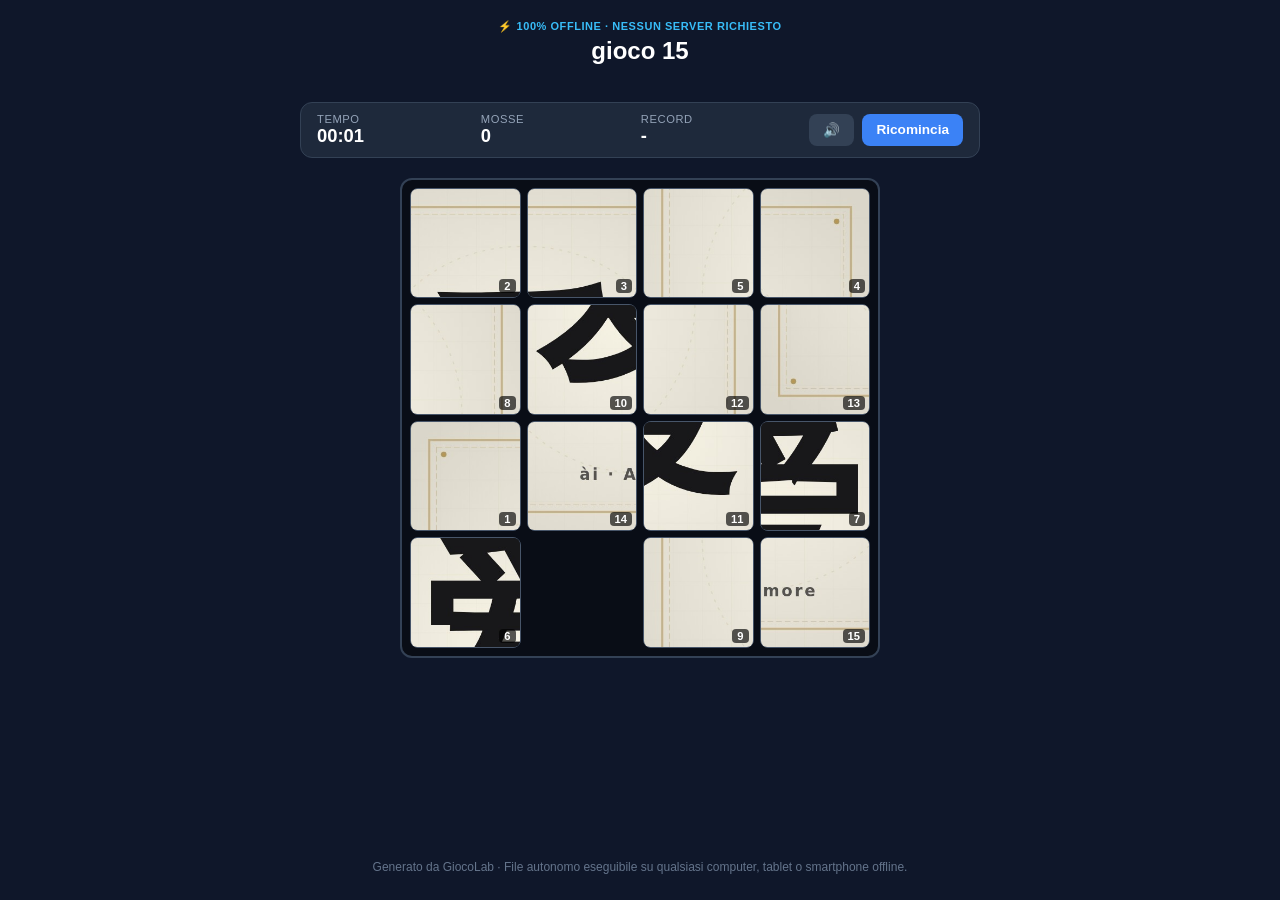
<file: public/gioco-15 (1).html>
<!DOCTYPE html>
<html lang="it">
<head>
  <meta charset="UTF-8">
  <meta name="viewport" content="width=device-width, initial-scale=1.0, maximum-scale=1.0, user-scalable=no">
  <title>gioco 15 - GiocoLab Offline</title>
  <style>
    :root {
      --bg: #0f172a;
      --card-bg: #1e293b;
      --card-border: #334155;
      --text: #f8fafc;
      --text-muted: #94a3b8;
      --accent: #3b82f6;
      --accent-hover: #2563eb;
      --success: #10b981;
      --radius: 12px;
    }
    * {
      box-sizing: border-box;
      margin: 0;
      padding: 0;
      user-select: none;
      -webkit-user-select: none;
      -webkit-tap-highlight-color: transparent;
    }
    body {
      background-color: var(--bg);
      color: var(--text);
      font-family: -apple-system, BlinkMacSystemFont, "Segoe UI", Roboto, Helvetica, Arial, sans-serif;
      min-height: 100vh;
      display: flex;
      flex-direction: column;
      align-items: center;
      padding: 16px;
    }
    header {
      width: 100%;
      max-width: 680px;
      margin-bottom: 20px;
      text-align: center;
    }
    .badge-offline {
      display: inline-block;
      font-size: 11px;
      text-transform: uppercase;
      letter-spacing: 0.05em;
      color: #38bdf8;
      margin-bottom: 4px;
      font-weight: 700;
    }
    h1 {
      font-size: 1.5rem;
      font-weight: 800;
      color: #ffffff;
      line-height: 1.2;
      margin-bottom: 6px;
    }
    p.desc {
      font-size: 0.875rem;
      color: var(--text-muted);
      margin-bottom: 16px;
    }
    .stats-bar {
      display: flex;
      align-items: center;
      justify-content: space-between;
      background: var(--card-bg);
      border: 1px solid var(--card-border);
      border-radius: var(--radius);
      padding: 10px 16px;
      margin-bottom: 20px;
      width: 100%;
      max-width: 680px;
      gap: 12px;
    }
    .stat-item {
      display: flex;
      flex-direction: column;
      align-items: flex-start;
    }
    .stat-label {
      font-size: 0.7rem;
      text-transform: uppercase;
      letter-spacing: 0.05em;
      color: var(--text-muted);
    }
    .stat-val {
      font-size: 1.15rem;
      font-weight: 700;
      color: #ffffff;
    }
    .actions-bar {
      display: flex;
      gap: 8px;
    }
    button.btn {
      background: #334155;
      color: #ffffff;
      border: none;
      border-radius: 8px;
      padding: 8px 14px;
      font-size: 0.85rem;
      font-weight: 600;
      cursor: pointer;
      transition: background 0.15s, transform 0.1s;
      display: inline-flex;
      align-items: center;
      gap: 6px;
    }
    button.btn:active {
      transform: scale(0.96);
    }
    button.btn:hover {
      background: #475569;
    }
    button.btn-primary {
      background: var(--accent);
    }
    button.btn-primary:hover {
      background: var(--accent-hover);
    }
    #game-container {
      width: 100%;
      max-width: 680px;
      display: flex;
      justify-content: center;
      align-items: center;
      position: relative;
    }

    /* MEMORY STYLES */
    .memory-grid {
      display: grid;
      gap: 10px;
      width: 100%;
      perspective: 1000px;
    }
    .card-wrap {
      aspect-ratio: 1 / 1;
      position: relative;
      cursor: pointer;
      perspective: 800px;
    }
    .card-inner {
      width: 100%;
      height: 100%;
      position: relative;
      transform-style: preserve-3d;
      transition: transform 0.4s cubic-bezier(0.34, 1.56, 0.64, 1);
      border-radius: var(--radius);
    }
    .card-wrap.flipped .card-inner {
      transform: rotateY(180deg);
    }
    .card-front, .card-back {
      position: absolute;
      width: 100%;
      height: 100%;
      border-radius: var(--radius);
      backface-visibility: hidden;
      display: flex;
      flex-direction: column;
      align-items: center;
      justify-content: center;
      padding: 8px;
      text-align: center;
      overflow: hidden;
      box-shadow: 0 4px 6px -1px rgba(0, 0, 0, 0.2);
    }
    .card-back {
      background: linear-gradient(135deg, #1e293b, #0f172a);
      border: 2px solid #3b82f6;
      color: #60a5fa;
      font-size: 1.5rem;
    }
    .card-front {
      background: #1e293b;
      border: 2px solid #475569;
      transform: rotateY(180deg);
    }
    .card-wrap.matched .card-front {
      border-color: #10b981;
      background: rgba(16, 185, 129, 0.15);
    }
    .card-content {
      font-size: 2.2rem;
      line-height: 1;
      word-break: break-word;
    }
    .card-content.text-mode {
      font-size: 1.15rem;
      font-weight: 700;
      color: #f8fafc;
    }
    .card-label {
      font-size: 0.72rem;
      color: var(--text-muted);
      margin-top: 4px;
    }

    /* SLIDING PUZZLE STYLES */
    .sliding-board {
      display: grid;
      gap: 6px;
      width: 100%;
      max-width: 480px;
      aspect-ratio: 1 / 1;
      background: #090d16;
      padding: 8px;
      border-radius: var(--radius);
      border: 2px solid #334155;
    }
    .slide-tile {
      background: #1e293b;
      border: 1px solid #475569;
      border-radius: 8px;
      display: flex;
      align-items: center;
      justify-content: center;
      font-size: 1.5rem;
      font-weight: 800;
      color: #ffffff;
      cursor: pointer;
      position: relative;
      transition: background 0.1s, transform 0.15s ease;
      background-size: cover;
      background-position: center;
      background-repeat: no-repeat;
    }
    .slide-tile.empty {
      background: transparent !important;
      border-color: transparent !important;
      cursor: default;
    }
    .tile-badge {
      position: absolute;
      bottom: 4px;
      right: 4px;
      background: rgba(0,0,0,0.65);
      color: #fff;
      font-size: 0.7rem;
      padding: 1px 5px;
      border-radius: 4px;
      pointer-events: none;
    }

    /* MATCHING GAME STYLES */
    .matching-cols {
      display: flex;
      gap: 30px;
      width: 100%;
      max-width: 600px;
      position: relative;
    }
    .matching-col {
      flex: 1;
      display: flex;
      flex-direction: column;
      gap: 10px;
    }
    .match-item {
      background: var(--card-bg);
      border: 2px solid var(--card-border);
      border-radius: var(--radius);
      padding: 14px;
      display: flex;
      align-items: center;
      gap: 12px;
      cursor: pointer;
      transition: all 0.15s;
    }
    .match-item.selected {
      border-color: var(--accent);
      background: #1e3a8a;
    }
    .match-item.matched {
      border-color: var(--success);
      background: rgba(16, 185, 129, 0.15);
      opacity: 0.75;
      cursor: default;
    }
    .match-icon {
      font-size: 1.8rem;
    }
    .match-text {
      font-size: 0.95rem;
      font-weight: 600;
      color: #fff;
    }

    /* VICTORY OVERLAY */
    #victory-modal {
      display: none;
      position: fixed;
      inset: 0;
      background: rgba(0, 0, 0, 0.85);
      backdrop-filter: blur(4px);
      z-index: 99;
      align-items: center;
      justify-content: center;
      padding: 20px;
    }
    .victory-box {
      background: #1e293b;
      border: 1px solid #475569;
      border-radius: 16px;
      padding: 32px 24px;
      text-align: center;
      max-width: 400px;
      width: 100%;
      box-shadow: 0 20px 25px -5px rgba(0, 0, 0, 0.5);
      animation: popIn 0.3s cubic-bezier(0.34, 1.56, 0.64, 1);
    }
    @keyframes popIn {
      from { transform: scale(0.85); opacity: 0; }
      to { transform: scale(1); opacity: 1; }
    }
    .victory-title {
      font-size: 1.6rem;
      font-weight: 800;
      color: #38bdf8;
      margin-bottom: 8px;
    }
    .victory-stats {
      margin: 20px 0;
      background: #0f172a;
      border-radius: 10px;
      padding: 12px;
      display: flex;
      justify-content: space-around;
    }
    canvas#confetti-canvas {
      position: fixed;
      inset: 0;
      pointer-events: none;
      z-index: 100;
    }
    footer {
      margin-top: auto;
      padding: 20px 0 10px;
      font-size: 0.75rem;
      color: #64748b;
      text-align: center;
    }
  </style>
</head>
<body>
  <canvas id="confetti-canvas"></canvas>

  <header>
    <div class="badge-offline">⚡ 100% Offline &middot; Nessun Server Richiesto</div>
    <h1 id="game-title">gioco 15</h1>
    <p class="desc" id="game-desc"></p>
  </header>

  <div class="stats-bar">
    <div class="stat-item">
      <span class="stat-label">Tempo</span>
      <span class="stat-val" id="time-display">00:00</span>
    </div>
    <div class="stat-item">
      <span class="stat-label">Mosse</span>
      <span class="stat-val" id="moves-display">0</span>
    </div>
    <div class="stat-item" id="score-block">
      <span class="stat-label">Record</span>
      <span class="stat-val" id="record-display">-</span>
    </div>
    <div class="actions-bar">
      <button class="btn" id="btn-sound" title="Attiva/Disattiva Audio">🔊</button>
      <button class="btn btn-primary" id="btn-restart">Ricomincia</button>
    </div>
  </div>

  <div id="game-container"></div>

  <!-- VICTORY MODAL -->
  <div id="victory-modal">
    <div class="victory-box">
      <div style="font-size: 3rem; margin-bottom: 12px;">🎉</div>
      <div class="victory-title">Congratulazioni!</div>
      <p style="color: var(--text-muted); font-size: 0.9rem;">Hai completato il gioco con successo!</p>
      <div class="victory-stats">
        <div class="stat-item">
          <span class="stat-label">Tempo</span>
          <span class="stat-val" id="modal-time">00:00</span>
        </div>
        <div class="stat-item">
          <span class="stat-label">Mosse</span>
          <span class="stat-val" id="modal-moves">0</span>
        </div>
      </div>
      <button class="btn btn-primary" id="btn-modal-restart" style="width: 100%; justify-content: center; padding: 12px;">Gioca di Nuovo</button>
    </div>
  </div>

  <footer>
    Generato da GiocoLab &middot; File autonomo eseguibile su qualsiasi computer, tablet o smartphone offline.
  </footer>

  <script>
    // Embedded game definition
    const GAME_DATA = {"id":"custom-1790809782128","title":"gioco 15","description":"","type":"sliding","contentType":"icon","gridSize":4,"cardBackTheme":"indigo","slidingMode":"image","slidingImage":"[data-uri]","items":[],"createdAt":1790809782129,"updatedAt":1795730443859,"isCustom":true};

    // Native Web Audio Synthesizer (100% Offline)
    let audioCtx = null;
    let isMuted = false;

    function initAudio() {
      if (!audioCtx) {
        const AudioClass = window.AudioContext || window.webkitAudioContext;
        if (AudioClass) audioCtx = new AudioClass();
      }
      if (audioCtx && audioCtx.state === 'suspended') {
        audioCtx.resume().catch(() => {});
      }
    }

    function playSound(type) {
      if (isMuted) return;
      initAudio();
      if (!audioCtx) return;
      const now = audioCtx.currentTime;

      if (type === 'flip' || type === 'slide') {
        const osc = audioCtx.createOscillator();
        const gain = audioCtx.createGain();
        osc.frequency.setValueAtTime(type === 'flip' ? 380 : 220, now);
        osc.frequency.exponentialRampToValueAtTime(type === 'flip' ? 520 : 320, now + 0.06);
        gain.gain.setValueAtTime(0.12, now);
        gain.gain.exponentialRampToValueAtTime(0.001, now + 0.07);
        osc.connect(gain);
        gain.connect(audioCtx.destination);
        osc.start(now);
        osc.stop(now + 0.07);
      } else if (type === 'match') {
        [523.25, 659.25, 783.99, 1046.5].forEach((f, i) => {
          const osc = audioCtx.createOscillator();
          const gain = audioCtx.createGain();
          const t = now + i * 0.06;
          osc.type = 'triangle';
          osc.frequency.setValueAtTime(f, t);
          gain.gain.setValueAtTime(0.15, t);
          gain.gain.exponentialRampToValueAtTime(0.001, t + 0.22);
          osc.connect(gain);
          gain.connect(audioCtx.destination);
          osc.start(t);
          osc.stop(t + 0.22);
        });
      } else if (type === 'win') {
        [
          { f: [440, 554, 659], s: 0, d: 0.2 },
          { f: [493, 622, 739], s: 0.18, d: 0.2 },
          { f: [587, 739, 880], s: 0.38, d: 0.5 }
        ].forEach(ch => {
          ch.f.forEach(freq => {
            const osc = audioCtx.createOscillator();
            const gain = audioCtx.createGain();
            const t = now + ch.s;
            osc.type = 'triangle';
            osc.frequency.setValueAtTime(freq, t);
            gain.gain.setValueAtTime(0.12, t);
            gain.gain.exponentialRampToValueAtTime(0.001, t + ch.d);
            osc.connect(gain);
            gain.connect(audioCtx.destination);
            osc.start(t);
            osc.stop(t + ch.d);
          });
        });
      }
    }

    // Timer & Moves state
    let moves = 0;
    let timerSeconds = 0;
    let timerInterval = null;
    let gameWon = false;

    function startTimer() {
      stopTimer();
      timerSeconds = 0;
      updateTimerDisplay();
      timerInterval = setInterval(() => {
        timerSeconds++;
        updateTimerDisplay();
      }, 1000);
    }

    function stopTimer() {
      if (timerInterval) {
        clearInterval(timerInterval);
        timerInterval = null;
      }
    }

    function updateTimerDisplay() {
      const mins = Math.floor(timerSeconds / 60).toString().padStart(2, '0');
      const secs = (timerSeconds % 60).toString().padStart(2, '0');
      document.getElementById('time-display').innerText = mins + ':' + secs;
    }

    function updateMoves(newMoves) {
      moves = newMoves;
      document.getElementById('moves-display').innerText = moves;
    }

    // High score localStorage
    const RECORD_KEY = 'giocolab_record_' + GAME_DATA.id;
    function loadRecord() {
      try {
        const raw = localStorage.getItem(RECORD_KEY);
        if (raw) {
          const rec = JSON.parse(raw);
          const mins = Math.floor(rec.time / 60).toString().padStart(2, '0');
          const secs = (rec.time % 60).toString().padStart(2, '0');
          document.getElementById('record-display').innerText = rec.moves + 'm (' + mins + ':' + secs + ')';
        }
      } catch (e) {}
    }

    function saveRecord(m, t) {
      try {
        const raw = localStorage.getItem(RECORD_KEY);
        let isBetter = true;
        if (raw) {
          const rec = JSON.parse(raw);
          if (m > rec.moves || (m === rec.moves && t >= rec.time)) isBetter = false;
        }
        if (isBetter) {
          localStorage.setItem(RECORD_KEY, JSON.stringify({ moves: m, time: t }));
          loadRecord();
        }
      } catch (e) {}
    }

    // Confetti effect on canvas
    function fireConfetti() {
      const canvas = document.getElementById('confetti-canvas');
      const ctx = canvas.getContext('2d');
      canvas.width = window.innerWidth;
      canvas.height = window.innerHeight;
      const particles = [];
      const colors = ['#38bdf8', '#fbbf24', '#f472b6', '#34d399', '#a78bfa', '#f87171'];

      for (let i = 0; i < 90; i++) {
        particles.push({
          x: canvas.width / 2,
          y: canvas.height / 2,
          vx: (Math.random() - 0.5) * 16,
          vy: (Math.random() - 0.8) * 16,
          size: Math.random() * 8 + 4,
          color: colors[Math.floor(Math.random() * colors.length)],
          rotation: Math.random() * 360,
          rotSpeed: (Math.random() - 0.5) * 10,
          opacity: 1
        });
      }

      function draw() {
        ctx.clearRect(0, 0, canvas.width, canvas.height);
        let active = 0;
        particles.forEach(p => {
          if (p.opacity > 0) {
            active++;
            p.x += p.vx;
            p.y += p.vy;
            p.vy += 0.35; // gravity
            p.rotation += p.rotSpeed;
            p.opacity -= 0.012;

            ctx.save();
            ctx.translate(p.x, p.y);
            ctx.rotate((p.rotation * Math.PI) / 180);
            ctx.fillStyle = p.color;
            ctx.globalAlpha = Math.max(0, p.opacity);
            ctx.fillRect(-p.size / 2, -p.size / 2, p.size, p.size);
            ctx.restore();
          }
        });
        if (active > 0) requestAnimationFrame(draw);
      }
      requestAnimationFrame(draw);
    }

    function triggerWin() {
      if (gameWon) return;
      gameWon = true;
      stopTimer();
      playSound('win');
      saveRecord(moves, timerSeconds);

      const mins = Math.floor(timerSeconds / 60).toString().padStart(2, '0');
      const secs = (timerSeconds % 60).toString().padStart(2, '0');
      document.getElementById('modal-time').innerText = mins + ':' + secs;
      document.getElementById('modal-moves').innerText = moves;

      document.getElementById('victory-modal').style.display = 'flex';
      fireConfetti();
    }

    // GAME ENGINES
    const container = document.getElementById('game-container');

    // 1. MEMORY ENGINE
    function initMemory() {
      gameWon = false;
      document.getElementById('victory-modal').style.display = 'none';
      startTimer();
      updateMoves(0);
      loadRecord();

      const pairCount = GAME_DATA.gridSize || 8;
      const rawItems = (GAME_DATA.items && GAME_DATA.items.length > 0)
        ? GAME_DATA.items
        : [
            { id: 'm-1', typeA: 'icon', valueA: '🦁', labelA: 'Leone' },
            { id: 'm-2', typeA: 'icon', valueA: '🐼', labelA: 'Panda' },
            { id: 'm-3', typeA: 'icon', valueA: '🦊', labelA: 'Volpe' },
            { id: 'm-4', typeA: 'icon', valueA: '🐨', labelA: 'Koala' },
            { id: 'm-5', typeA: 'icon', valueA: '🐬', labelA: 'Delfino' },
            { id: 'm-6', typeA: 'icon', valueA: '🐘', labelA: 'Elefante' },
            { id: 'm-7', typeA: 'icon', valueA: '🦉', labelA: 'Gufo' },
            { id: 'm-8', typeA: 'icon', valueA: '🐯', labelA: 'Tigre' }
          ];

      const selectedItems = [];
      for (let i = 0; i < pairCount; i++) {
        selectedItems.push(rawItems[i % rawItems.length]);
      }
      
      const cards = [];
      selectedItems.forEach(item => {
        // Card Side A
        cards.push({
          pairId: item.id,
          content: { type: item.typeA, value: item.valueA, label: item.labelA }
        });
        // Card Side B
        cards.push({
          pairId: item.id,
          content: {
            type: item.typeB || item.typeA,
            value: item.valueB || item.valueA,
            label: item.labelB || item.labelA
          }
        });
      });

      // Shuffle cards
      cards.sort(() => Math.random() - 0.5);

      // Determine cols
      const total = cards.length;
      let cols = 4;
      if (total <= 8) cols = 4;
      else if (total <= 12) cols = 4;
      else if (total <= 16) cols = 4;
      else if (total <= 20) cols = 5;
      else cols = 6;

      container.innerHTML = '<div class="memory-grid" style="grid-template-columns: repeat(' + cols + ', 1fr);"></div>';
      const grid = container.querySelector('.memory-grid');

      let flippedCards = [];
      let lockBoard = false;
      let matchedCount = 0;

      cards.forEach((card, index) => {
        const wrap = document.createElement('div');
        wrap.className = 'card-wrap';
        wrap.dataset.index = index;

        const isText = card.content.type === 'text';
        const isImage = card.content.type === 'image';

        let innerContentHtml = '';
        if (isImage) {
          innerContentHtml = '<img src="' + card.content.value + '" style="max-width: 80%; max-height: 80%; object-fit: contain; border-radius: 6px;">';
        } else {
          innerContentHtml = '<div class="card-content ' + (isText ? 'text-mode' : '') + '">' + card.content.value + '</div>';
        }
        if (card.content.label) {
          innerContentHtml += '<div class="card-label">' + card.content.label + '</div>';
        }

        wrap.innerHTML = `
          <div class="card-inner">
            <div class="card-back">❓</div>
            <div class="card-front">${innerContentHtml}</div>
          </div>
        `;

        wrap.addEventListener('click', () => {
          if (lockBoard || wrap.classList.contains('flipped') || wrap.classList.contains('matched')) return;

          playSound('flip');
          wrap.classList.add('flipped');
          flippedCards.push({ wrap, card });

          if (flippedCards.length === 2) {
            updateMoves(moves + 1);
            const [c1, c2] = flippedCards;
            if (c1.card.pairId === c2.card.pairId) {
              // Match!
              playSound('match');
              c1.wrap.classList.add('matched');
              c2.wrap.classList.add('matched');
              flippedCards = [];
              matchedCount += 2;
              if (matchedCount === cards.length) {
                setTimeout(triggerWin, 400);
              }
            } else {
              // No match
              lockBoard = true;
              setTimeout(() => {
                c1.wrap.classList.remove('flipped');
                c2.wrap.classList.remove('flipped');
                flippedCards = [];
                lockBoard = false;
              }, 900);
            }
          }
        });

        grid.appendChild(wrap);
      });
    }

    // 2. SLIDING PUZZLE ENGINE
    function initSliding() {
      gameWon = false;
      document.getElementById('victory-modal').style.display = 'none';
      startTimer();
      updateMoves(0);
      loadRecord();

      const size = GAME_DATA.gridSize || 3;
      const total = size * size;
      const isImg = GAME_DATA.slidingMode === 'image' && GAME_DATA.slidingImage;

      // Solvable shuffle
      const tiles = Array.from({ length: total }, (_, i) => i);
      let emptyIdx = total - 1;
      let lastMove = -1;

      for (let s = 0; s < 180; s++) {
        const r = Math.floor(emptyIdx / size);
        const c = emptyIdx % size;
        const neighbors = [];
        if (r > 0) neighbors.push((r - 1) * size + c);
        if (r < size - 1) neighbors.push((r + 1) * size + c);
        if (c > 0) neighbors.push(r * size + (c - 1));
        if (c < size - 1) neighbors.push(r * size + (c + 1));
        
        const valid = neighbors.filter(n => n !== lastMove);
        const nextIdx = valid.length ? valid[Math.floor(Math.random() * valid.length)] : neighbors[0];

        tiles[emptyIdx] = tiles[nextIdx];
        tiles[nextIdx] = total - 1;
        lastMove = emptyIdx;
        emptyIdx = nextIdx;
      }

      container.innerHTML = '<div class="sliding-board" style="grid-template-columns: repeat(' + size + ', 1fr);"></div>';
      const board = container.querySelector('.sliding-board');

      let tileSlices = [];
      const hanziNums = [{"c":"一","p":"yī"},{"c":"二","p":"èr"},{"c":"三","p":"sān"},{"c":"四","p":"sì"},{"c":"五","p":"wǔ"},{"c":"六","p":"liù"},{"c":"七","p":"qī"},{"c":"八","p":"bā"},{"c":"九","p":"jiǔ"},{"c":"十","p":"shí"},{"c":"十一","p":"shíyī"},{"c":"十二","p":"shí'èr"},{"c":"十三","p":"shísān"},{"c":"十四","p":"shísì"},{"c":"十五","p":"shíwǔ"},{"c":"十六","p":"shíliù"},{"c":"十七","p":"shíqī"},{"c":"十八","p":"shíbā"},{"c":"十九","p":"shíjiǔ"},{"c":"二十","p":"èrshí"},{"c":"二十一","p":"èrshíyī"},{"c":"二十二","p":"èrshí'èr"},{"c":"二十三","p":"èrshísān"},{"c":"二十四","p":"èrshísì"}];

      function renderBoard() {
        board.innerHTML = '';
        tiles.forEach((origPos, curIdx) => {
          const tile = document.createElement('div');
          tile.className = 'slide-tile';
          
          if (origPos === total - 1) {
            tile.classList.add('empty');
          } else {
            if (isImg && tileSlices[origPos]) {
              tile.innerHTML = '<img src="' + tileSlices[origPos] + '" style="width:100%;height:100%;object-fit:cover;pointer-events:none;border-radius:6px;"><span class="tile-badge">' + (origPos + 1) + '</span>';
            } else if (GAME_DATA.slidingMode === 'ideograms' && hanziNums[origPos]) {
              tile.innerHTML = '<span style="font-size:1.6rem;font-family:serif;font-weight:900;color:#fef08a;line-height:1;">' + hanziNums[origPos].c + '</span><span style="font-size:0.75rem;color:#7dd3fc;font-family:monospace;margin-top:2px;">' + hanziNums[origPos].p + '</span><span class="tile-badge">' + (origPos + 1) + '</span>';
              tile.style.display = 'flex';
              tile.style.flexDirection = 'column';
              tile.style.alignItems = 'center';
              tile.style.justifyContent = 'center';
              tile.style.background = 'linear-gradient(135deg, rgba(120,53,15,0.4), rgba(15,23,42,0.9))';
              tile.style.borderColor = 'rgba(217,119,6,0.5)';
            } else {
              tile.innerText = (origPos + 1);
            }

            tile.addEventListener('click', () => {
              const r1 = Math.floor(curIdx / size);
              const c1 = curIdx % size;
              const r2 = Math.floor(emptyIdx / size);
              const c2 = emptyIdx % size;

              if (Math.abs(r1 - r2) + Math.abs(c1 - c2) === 1) {
                // Swap
                playSound('slide');
                tiles[emptyIdx] = origPos;
                tiles[curIdx] = total - 1;
                emptyIdx = curIdx;
                updateMoves(moves + 1);
                renderBoard();

                // Check win
                const isSolved = tiles.every((val, i) => val === i);
                if (isSolved) {
                  setTimeout(triggerWin, 300);
                }
              }
            });
          }
          board.appendChild(tile);
        });
      }

      // Always render board immediately so the board is NEVER blank
      renderBoard();

      if (isImg && GAME_DATA.slidingImage) {
        const img = new Image();
        img.onload = () => {
          try {
            const w = img.naturalWidth || img.width || 600;
            const h = img.naturalHeight || img.height || 600;
            const minDim = Math.min(w, h);
            const sx = (w - minDim) / 2;
            const sy = (h - minDim) / 2;
            const step = minDim / size;
            const tSize = Math.max(160, Math.floor(800 / size));
            tileSlices = [];
            for (let r = 0; r < size; r++) {
              for (let c = 0; c < size; c++) {
                const cvs = document.createElement('canvas');
                cvs.width = tSize;
                cvs.height = tSize;
                const ctx = cvs.getContext('2d');
                ctx.drawImage(img, sx + c * step, sy + r * step, step, step, 0, 0, tSize, tSize);
                tileSlices.push(cvs.toDataURL('image/jpeg', 0.92));
              }
            }
            renderBoard();
          } catch (err) {
            console.warn('Canvas slice error', err);
            renderBoard();
          }
        };
        img.onerror = () => {
          console.warn('Image could not be sliced, fallback to numbers/ideograms');
          isImg = false;
          renderBoard();
        };
        img.src = GAME_DATA.slidingImage;
      }

      window.onkeydown = (e) => {
        if (gameWon) return;
        const r = Math.floor(emptyIdx / size);
        const c = emptyIdx % size;
        let targetIdx = -1;

        if (e.key === 'ArrowUp' || e.key === 'w') {
          if (r < size - 1) targetIdx = (r + 1) * size + c;
        } else if (e.key === 'ArrowDown' || e.key === 's') {
          if (r > 0) targetIdx = (r - 1) * size + c;
        } else if (e.key === 'ArrowLeft' || e.key === 'a') {
          if (c < size - 1) targetIdx = r * size + (c + 1);
        } else if (e.key === 'ArrowRight' || e.key === 'd') {
          if (c > 0) targetIdx = r * size + (c - 1);
        }

        if (targetIdx >= 0) {
          e.preventDefault();
          playSound('slide');
          tiles[emptyIdx] = tiles[targetIdx];
          tiles[targetIdx] = total - 1;
          emptyIdx = targetIdx;
          updateMoves(moves + 1);
          renderBoard();
          if (tiles.every((val, i) => val === i)) {
            setTimeout(triggerWin, 300);
          }
        }
      };
    }

    // 3. MATCHING ENGINE
    function initMatching() {
      gameWon = false;
      document.getElementById('victory-modal').style.display = 'none';
      startTimer();
      updateMoves(0);
      loadRecord();

      const pairCount = GAME_DATA.gridSize || 6;
      const rawMatchItems = (GAME_DATA.items && GAME_DATA.items.length > 0)
        ? GAME_DATA.items
        : [
            { id: 'mat-1', typeA: 'text', valueA: '🇮🇹 Italia', typeB: 'text', valueB: 'Roma' },
            { id: 'mat-2', typeA: 'text', valueA: '🇫🇷 Francia', typeB: 'text', valueB: 'Parigi' },
            { id: 'mat-3', typeA: 'text', valueA: '🇪🇸 Spagna', typeB: 'text', valueB: 'Madrid' },
            { id: 'mat-4', typeA: 'text', valueA: '🇩🇪 Germania', typeB: 'text', valueB: 'Berlino' },
            { id: 'mat-5', typeA: 'text', valueA: '🇬🇧 UK', typeB: 'text', valueB: 'Londra' },
            { id: 'mat-6', typeA: 'text', valueA: '🇬🇷 Grecia', typeB: 'text', valueB: 'Atene' }
          ];
      const selected = [];
      for (let i = 0; i < pairCount; i++) {
        selected.push(rawMatchItems[i % rawMatchItems.length]);
      }

      const leftItems = selected.map(item => ({
        id: item.id,
        type: item.typeA,
        value: item.valueA,
        label: item.labelA
      })).sort(() => Math.random() - 0.5);

      const rightItems = selected.map(item => ({
        id: item.id,
        type: item.typeB || item.typeA,
        value: item.valueB || item.valueA,
        label: item.labelB || item.labelA
      })).sort(() => Math.random() - 0.5);

      container.innerHTML = `
        <div class="matching-cols">
          <div class="matching-col" id="col-left"></div>
          <div class="matching-col" id="col-right"></div>
        </div>
      `;

      const colLeft = document.getElementById('col-left');
      const colRight = document.getElementById('col-right');

      let selectedLeft = null;
      let matchedCount = 0;

      function renderLeft() {
        colLeft.innerHTML = '';
        leftItems.filter(item => !item.cleared).forEach(item => {
          const el = document.createElement('div');
          el.className = 'match-item' + (item.matched ? ' matched' : '') + (selectedLeft && selectedLeft.id === item.id ? ' selected' : '');
          el.innerHTML = '<span class="match-icon">' + item.value + '</span>' + (item.label ? '<span class="match-text">' + item.label + '</span>' : '');
          el.addEventListener('click', () => {
            if (item.matched) return;
            playSound('flip');
            selectedLeft = item;
            renderLeft();
          });
          colLeft.appendChild(el);
        });
      }

      function renderRight() {
        colRight.innerHTML = '';
        rightItems.filter(item => !item.cleared).forEach(item => {
          const el = document.createElement('div');
          el.className = 'match-item' + (item.matched ? ' matched' : '');
          el.innerHTML = '<span class="match-icon">' + item.value + '</span>' + (item.label ? '<span class="match-text">' + item.label + '</span>' : '');
          el.addEventListener('click', () => {
            if (item.matched || !selectedLeft) return;
            updateMoves(moves + 1);

            if (selectedLeft.id === item.id) {
              playSound('match');
              const leftToClear = selectedLeft;
              const rightToClear = item;
              leftToClear.matched = true;
              rightToClear.matched = true;
              matchedCount++;
              selectedLeft = null;
              renderLeft();
              renderRight();

              // Auto-clear from board after quick celebration
              setTimeout(() => {
                leftToClear.cleared = true;
                rightToClear.cleared = true;
                renderLeft();
                renderRight();
              }, 320);

              if (matchedCount === selected.length) {
                setTimeout(triggerWin, 450);
              }
            } else {
              playSound('slide');
              el.style.borderColor = '#ef4444';
              setTimeout(() => {
                el.style.borderColor = '';
                selectedLeft = null;
                renderLeft();
              }, 400);
            }
          });
          colRight.appendChild(el);
        });
      }

      renderLeft();
      renderRight();
    }

    // Startup routing
    function startCurrentGame() {
      if (GAME_DATA.type === 'memory') initMemory();
      else if (GAME_DATA.type === 'sliding') initSliding();
      else if (GAME_DATA.type === 'matching') initMatching();
    }

    // Controls listeners
    document.getElementById('btn-restart').onclick = () => {
      playSound('flip');
      startCurrentGame();
    };
    document.getElementById('btn-modal-restart').onclick = () => {
      startCurrentGame();
    };
    document.getElementById('btn-sound').onclick = (e) => {
      isMuted = !isMuted;
      e.target.innerText = isMuted ? '🔇' : '🔊';
    };

    // Auto start
    startCurrentGame();
  </script>
</body>
</html>
</file>
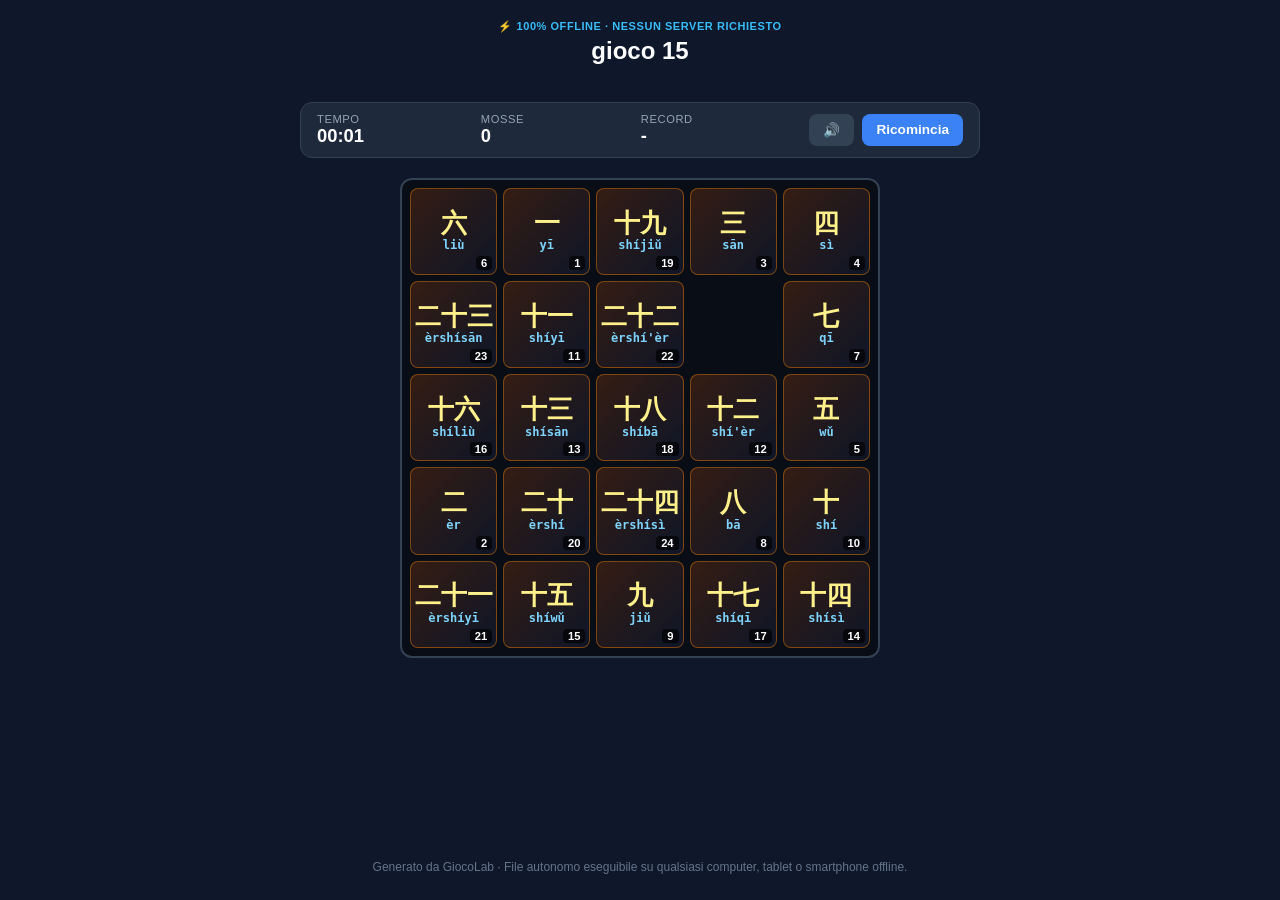
<file: public/gioco-15.html>
<!DOCTYPE html>
<html lang="it">
<head>
  <meta charset="UTF-8">
  <meta name="viewport" content="width=device-width, initial-scale=1.0, maximum-scale=1.0, user-scalable=no">
  <title>gioco 15 - GiocoLab Offline</title>
  <style>
    :root {
      --bg: #0f172a;
      --card-bg: #1e293b;
      --card-border: #334155;
      --text: #f8fafc;
      --text-muted: #94a3b8;
      --accent: #3b82f6;
      --accent-hover: #2563eb;
      --success: #10b981;
      --radius: 12px;
    }
    * {
      box-sizing: border-box;
      margin: 0;
      padding: 0;
      user-select: none;
      -webkit-user-select: none;
      -webkit-tap-highlight-color: transparent;
    }
    body {
      background-color: var(--bg);
      color: var(--text);
      font-family: -apple-system, BlinkMacSystemFont, "Segoe UI", Roboto, Helvetica, Arial, sans-serif;
      min-height: 100vh;
      display: flex;
      flex-direction: column;
      align-items: center;
      padding: 16px;
    }
    header {
      width: 100%;
      max-width: 680px;
      margin-bottom: 20px;
      text-align: center;
    }
    .badge-offline {
      display: inline-block;
      font-size: 11px;
      text-transform: uppercase;
      letter-spacing: 0.05em;
      color: #38bdf8;
      margin-bottom: 4px;
      font-weight: 700;
    }
    h1 {
      font-size: 1.5rem;
      font-weight: 800;
      color: #ffffff;
      line-height: 1.2;
      margin-bottom: 6px;
    }
    p.desc {
      font-size: 0.875rem;
      color: var(--text-muted);
      margin-bottom: 16px;
    }
    .stats-bar {
      display: flex;
      align-items: center;
      justify-content: space-between;
      background: var(--card-bg);
      border: 1px solid var(--card-border);
      border-radius: var(--radius);
      padding: 10px 16px;
      margin-bottom: 20px;
      width: 100%;
      max-width: 680px;
      gap: 12px;
    }
    .stat-item {
      display: flex;
      flex-direction: column;
      align-items: flex-start;
    }
    .stat-label {
      font-size: 0.7rem;
      text-transform: uppercase;
      letter-spacing: 0.05em;
      color: var(--text-muted);
    }
    .stat-val {
      font-size: 1.15rem;
      font-weight: 700;
      color: #ffffff;
    }
    .actions-bar {
      display: flex;
      gap: 8px;
    }
    button.btn {
      background: #334155;
      color: #ffffff;
      border: none;
      border-radius: 8px;
      padding: 8px 14px;
      font-size: 0.85rem;
      font-weight: 600;
      cursor: pointer;
      transition: background 0.15s, transform 0.1s;
      display: inline-flex;
      align-items: center;
      gap: 6px;
    }
    button.btn:active {
      transform: scale(0.96);
    }
    button.btn:hover {
      background: #475569;
    }
    button.btn-primary {
      background: var(--accent);
    }
    button.btn-primary:hover {
      background: var(--accent-hover);
    }
    #game-container {
      width: 100%;
      max-width: 680px;
      display: flex;
      justify-content: center;
      align-items: center;
      position: relative;
    }

    /* MEMORY STYLES */
    .memory-grid {
      display: grid;
      gap: 10px;
      width: 100%;
      perspective: 1000px;
    }
    .card-wrap {
      aspect-ratio: 1 / 1;
      position: relative;
      cursor: pointer;
      perspective: 800px;
    }
    .card-inner {
      width: 100%;
      height: 100%;
      position: relative;
      transform-style: preserve-3d;
      transition: transform 0.4s cubic-bezier(0.34, 1.56, 0.64, 1);
      border-radius: var(--radius);
    }
    .card-wrap.flipped .card-inner {
      transform: rotateY(180deg);
    }
    .card-front, .card-back {
      position: absolute;
      width: 100%;
      height: 100%;
      border-radius: var(--radius);
      backface-visibility: hidden;
      display: flex;
      flex-direction: column;
      align-items: center;
      justify-content: center;
      padding: 8px;
      text-align: center;
      overflow: hidden;
      box-shadow: 0 4px 6px -1px rgba(0, 0, 0, 0.2);
    }
    .card-back {
      background: linear-gradient(135deg, #1e293b, #0f172a);
      border: 2px solid #3b82f6;
      color: #60a5fa;
      font-size: 1.5rem;
    }
    .card-front {
      background: #1e293b;
      border: 2px solid #475569;
      transform: rotateY(180deg);
    }
    .card-wrap.matched .card-front {
      border-color: #10b981;
      background: rgba(16, 185, 129, 0.15);
    }
    .card-content {
      font-size: 2.2rem;
      line-height: 1;
      word-break: break-word;
    }
    .card-content.text-mode {
      font-size: 1.15rem;
      font-weight: 700;
      color: #f8fafc;
    }
    .card-label {
      font-size: 0.72rem;
      color: var(--text-muted);
      margin-top: 4px;
    }

    /* SLIDING PUZZLE STYLES */
    .sliding-board {
      display: grid;
      gap: 6px;
      width: 100%;
      max-width: 480px;
      aspect-ratio: 1 / 1;
      background: #090d16;
      padding: 8px;
      border-radius: var(--radius);
      border: 2px solid #334155;
    }
    .slide-tile {
      background: #1e293b;
      border: 1px solid #475569;
      border-radius: 8px;
      display: flex;
      align-items: center;
      justify-content: center;
      font-size: 1.5rem;
      font-weight: 800;
      color: #ffffff;
      cursor: pointer;
      position: relative;
      transition: background 0.1s, transform 0.15s ease;
      background-size: cover;
      background-position: center;
      background-repeat: no-repeat;
    }
    .slide-tile.empty {
      background: transparent !important;
      border-color: transparent !important;
      cursor: default;
    }
    .tile-badge {
      position: absolute;
      bottom: 4px;
      right: 4px;
      background: rgba(0,0,0,0.65);
      color: #fff;
      font-size: 0.7rem;
      padding: 1px 5px;
      border-radius: 4px;
      pointer-events: none;
    }

    /* MATCHING GAME STYLES */
    .matching-cols {
      display: flex;
      gap: 30px;
      width: 100%;
      max-width: 600px;
      position: relative;
    }
    .matching-col {
      flex: 1;
      display: flex;
      flex-direction: column;
      gap: 10px;
    }
    .match-item {
      background: var(--card-bg);
      border: 2px solid var(--card-border);
      border-radius: var(--radius);
      padding: 14px;
      display: flex;
      align-items: center;
      gap: 12px;
      cursor: pointer;
      transition: all 0.15s;
    }
    .match-item.selected {
      border-color: var(--accent);
      background: #1e3a8a;
    }
    .match-item.matched {
      border-color: var(--success);
      background: rgba(16, 185, 129, 0.15);
      opacity: 0.75;
      cursor: default;
    }
    .match-icon {
      font-size: 1.8rem;
    }
    .match-text {
      font-size: 0.95rem;
      font-weight: 600;
      color: #fff;
    }

    /* VICTORY OVERLAY */
    #victory-modal {
      display: none;
      position: fixed;
      inset: 0;
      background: rgba(0, 0, 0, 0.85);
      backdrop-filter: blur(4px);
      z-index: 99;
      align-items: center;
      justify-content: center;
      padding: 20px;
    }
    .victory-box {
      background: #1e293b;
      border: 1px solid #475569;
      border-radius: 16px;
      padding: 32px 24px;
      text-align: center;
      max-width: 400px;
      width: 100%;
      box-shadow: 0 20px 25px -5px rgba(0, 0, 0, 0.5);
      animation: popIn 0.3s cubic-bezier(0.34, 1.56, 0.64, 1);
    }
    @keyframes popIn {
      from { transform: scale(0.85); opacity: 0; }
      to { transform: scale(1); opacity: 1; }
    }
    .victory-title {
      font-size: 1.6rem;
      font-weight: 800;
      color: #38bdf8;
      margin-bottom: 8px;
    }
    .victory-stats {
      margin: 20px 0;
      background: #0f172a;
      border-radius: 10px;
      padding: 12px;
      display: flex;
      justify-content: space-around;
    }
    canvas#confetti-canvas {
      position: fixed;
      inset: 0;
      pointer-events: none;
      z-index: 100;
    }
    footer {
      margin-top: auto;
      padding: 20px 0 10px;
      font-size: 0.75rem;
      color: #64748b;
      text-align: center;
    }
  </style>
</head>
<body>
  <canvas id="confetti-canvas"></canvas>

  <header>
    <div class="badge-offline">⚡ 100% Offline &middot; Nessun Server Richiesto</div>
    <h1 id="game-title">gioco 15</h1>
    <p class="desc" id="game-desc"></p>
  </header>

  <div class="stats-bar">
    <div class="stat-item">
      <span class="stat-label">Tempo</span>
      <span class="stat-val" id="time-display">00:00</span>
    </div>
    <div class="stat-item">
      <span class="stat-label">Mosse</span>
      <span class="stat-val" id="moves-display">0</span>
    </div>
    <div class="stat-item" id="score-block">
      <span class="stat-label">Record</span>
      <span class="stat-val" id="record-display">-</span>
    </div>
    <div class="actions-bar">
      <button class="btn" id="btn-sound" title="Attiva/Disattiva Audio">🔊</button>
      <button class="btn btn-primary" id="btn-restart">Ricomincia</button>
    </div>
  </div>

  <div id="game-container"></div>

  <!-- VICTORY MODAL -->
  <div id="victory-modal">
    <div class="victory-box">
      <div style="font-size: 3rem; margin-bottom: 12px;">🎉</div>
      <div class="victory-title">Congratulazioni!</div>
      <p style="color: var(--text-muted); font-size: 0.9rem;">Hai completato il gioco con successo!</p>
      <div class="victory-stats">
        <div class="stat-item">
          <span class="stat-label">Tempo</span>
          <span class="stat-val" id="modal-time">00:00</span>
        </div>
        <div class="stat-item">
          <span class="stat-label">Mosse</span>
          <span class="stat-val" id="modal-moves">0</span>
        </div>
      </div>
      <button class="btn btn-primary" id="btn-modal-restart" style="width: 100%; justify-content: center; padding: 12px;">Gioca di Nuovo</button>
    </div>
  </div>

  <footer>
    Generato da GiocoLab &middot; File autonomo eseguibile su qualsiasi computer, tablet o smartphone offline.
  </footer>

  <script>
    // Embedded game definition
    const GAME_DATA = {"id":"custom-1790809782128","title":"gioco 15","description":"","type":"sliding","contentType":"icon","gridSize":5,"cardBackTheme":"indigo","slidingMode":"ideograms","slidingImage":"data:image/svg+xml;utf8,\u003csvg xmlns=\"http://www.w3.org/2000/svg\" viewBox=\"0 0 600 600\" width=\"600\" height=\"600\"\u003e\n    \u003cdefs\u003e\n      \u003clinearGradient id=\"sky\" x1=\"0%\" y1=\"0%\" x2=\"0%\" y2=\"100%\"\u003e\n        \u003cstop offset=\"0%\" stop-color=\"%231e1b4b\"/\u003e\n        \u003cstop offset=\"40%\" stop-color=\"%234338ca\"/\u003e\n        \u003cstop offset=\"70%\" stop-color=\"%23ec4899\"/\u003e\n        \u003cstop offset=\"100%\" stop-color=\"%23f97316\"/\u003e\n      \u003c/linearGradient\u003e\n      \u003clinearGradient id=\"sun\" x1=\"0%\" y1=\"0%\" x2=\"100%\" y2=\"100%\"\u003e\n        \u003cstop offset=\"0%\" stop-color=\"%23fef08a\"/\u003e\n        \u003cstop offset=\"100%\" stop-color=\"%23f59e0b\"/\u003e\n      \u003c/linearGradient\u003e\n      \u003clinearGradient id=\"mtnBack\" x1=\"0%\" y1=\"0%\" x2=\"0%\" y2=\"100%\"\u003e\n        \u003cstop offset=\"0%\" stop-color=\"%236366f1\"/\u003e\n        \u003cstop offset=\"100%\" stop-color=\"%23312e81\"/\u003e\n      \u003c/linearGradient\u003e\n      \u003clinearGradient id=\"mtnFront\" x1=\"0%\" y1=\"0%\" x2=\"0%\" y2=\"100%\"\u003e\n        \u003cstop offset=\"0%\" stop-color=\"%231e1b4b\"/\u003e\n        \u003cstop offset=\"100%\" stop-color=\"%230f172a\"/\u003e\n      \u003c/linearGradient\u003e\n    \u003c/defs\u003e\n    \u003crect width=\"600\" height=\"600\" fill=\"url(%23sky)\"/\u003e\n    \u003ccircle cx=\"300\" cy=\"300\" r=\"105\" fill=\"url(%23sun)\" opacity=\"0.95\"/\u003e\n    \u003cpath d=\"M40 600 L220 280 L350 480 L490 230 L660 600 Z\" fill=\"url(%23mtnBack)\"/\u003e\n    \u003cpath d=\"M-30 600 L140 370 L280 530 L410 350 L560 550 L640 600 Z\" fill=\"url(%23mtnFront)\"/\u003e\n    \u003ccircle cx=\"120\" cy=\"110\" r=\"3\" fill=\"%23fff\" opacity=\"0.8\"/\u003e\n    \u003ccircle cx=\"480\" cy=\"80\" r=\"4\" fill=\"%23fff\" opacity=\"0.7\"/\u003e\n    \u003ccircle cx=\"240\" cy=\"70\" r=\"2.5\" fill=\"%23fff\" opacity=\"0.9\"/\u003e\n    \u003ccircle cx=\"530\" cy=\"190\" r=\"2.5\" fill=\"%23fff\" opacity=\"0.75\"/\u003e\n    \u003ccircle cx=\"80\" cy=\"200\" r=\"3\" fill=\"%23fff\" opacity=\"0.8\"/\u003e\n    \u003cpath d=\"M140 370 L170 415 L120 420 Z\" fill=\"%23ffffff\" opacity=\"0.9\"/\u003e\n    \u003cpath d=\"M490 230 L520 280 L470 285 Z\" fill=\"%23ffffff\" opacity=\"0.9\"/\u003e\n  \u003c/svg\u003e","items":[],"createdAt":1790809782129,"updatedAt":1795730443859,"isCustom":true};

    // Native Web Audio Synthesizer (100% Offline)
    let audioCtx = null;
    let isMuted = false;

    function initAudio() {
      if (!audioCtx) {
        const AudioClass = window.AudioContext || window.webkitAudioContext;
        if (AudioClass) audioCtx = new AudioClass();
      }
      if (audioCtx && audioCtx.state === 'suspended') {
        audioCtx.resume().catch(() => {});
      }
    }

    function playSound(type) {
      if (isMuted) return;
      initAudio();
      if (!audioCtx) return;
      const now = audioCtx.currentTime;

      if (type === 'flip' || type === 'slide') {
        const osc = audioCtx.createOscillator();
        const gain = audioCtx.createGain();
        osc.frequency.setValueAtTime(type === 'flip' ? 380 : 220, now);
        osc.frequency.exponentialRampToValueAtTime(type === 'flip' ? 520 : 320, now + 0.06);
        gain.gain.setValueAtTime(0.12, now);
        gain.gain.exponentialRampToValueAtTime(0.001, now + 0.07);
        osc.connect(gain);
        gain.connect(audioCtx.destination);
        osc.start(now);
        osc.stop(now + 0.07);
      } else if (type === 'match') {
        [523.25, 659.25, 783.99, 1046.5].forEach((f, i) => {
          const osc = audioCtx.createOscillator();
          const gain = audioCtx.createGain();
          const t = now + i * 0.06;
          osc.type = 'triangle';
          osc.frequency.setValueAtTime(f, t);
          gain.gain.setValueAtTime(0.15, t);
          gain.gain.exponentialRampToValueAtTime(0.001, t + 0.22);
          osc.connect(gain);
          gain.connect(audioCtx.destination);
          osc.start(t);
          osc.stop(t + 0.22);
        });
      } else if (type === 'win') {
        [
          { f: [440, 554, 659], s: 0, d: 0.2 },
          { f: [493, 622, 739], s: 0.18, d: 0.2 },
          { f: [587, 739, 880], s: 0.38, d: 0.5 }
        ].forEach(ch => {
          ch.f.forEach(freq => {
            const osc = audioCtx.createOscillator();
            const gain = audioCtx.createGain();
            const t = now + ch.s;
            osc.type = 'triangle';
            osc.frequency.setValueAtTime(freq, t);
            gain.gain.setValueAtTime(0.12, t);
            gain.gain.exponentialRampToValueAtTime(0.001, t + ch.d);
            osc.connect(gain);
            gain.connect(audioCtx.destination);
            osc.start(t);
            osc.stop(t + ch.d);
          });
        });
      }
    }

    // Timer & Moves state
    let moves = 0;
    let timerSeconds = 0;
    let timerInterval = null;
    let gameWon = false;

    function startTimer() {
      stopTimer();
      timerSeconds = 0;
      updateTimerDisplay();
      timerInterval = setInterval(() => {
        timerSeconds++;
        updateTimerDisplay();
      }, 1000);
    }

    function stopTimer() {
      if (timerInterval) {
        clearInterval(timerInterval);
        timerInterval = null;
      }
    }

    function updateTimerDisplay() {
      const mins = Math.floor(timerSeconds / 60).toString().padStart(2, '0');
      const secs = (timerSeconds % 60).toString().padStart(2, '0');
      document.getElementById('time-display').innerText = mins + ':' + secs;
    }

    function updateMoves(newMoves) {
      moves = newMoves;
      document.getElementById('moves-display').innerText = moves;
    }

    // High score localStorage
    const RECORD_KEY = 'giocolab_record_' + GAME_DATA.id;
    function loadRecord() {
      try {
        const raw = localStorage.getItem(RECORD_KEY);
        if (raw) {
          const rec = JSON.parse(raw);
          const mins = Math.floor(rec.time / 60).toString().padStart(2, '0');
          const secs = (rec.time % 60).toString().padStart(2, '0');
          document.getElementById('record-display').innerText = rec.moves + 'm (' + mins + ':' + secs + ')';
        }
      } catch (e) {}
    }

    function saveRecord(m, t) {
      try {
        const raw = localStorage.getItem(RECORD_KEY);
        let isBetter = true;
        if (raw) {
          const rec = JSON.parse(raw);
          if (m > rec.moves || (m === rec.moves && t >= rec.time)) isBetter = false;
        }
        if (isBetter) {
          localStorage.setItem(RECORD_KEY, JSON.stringify({ moves: m, time: t }));
          loadRecord();
        }
      } catch (e) {}
    }

    // Confetti effect on canvas
    function fireConfetti() {
      const canvas = document.getElementById('confetti-canvas');
      const ctx = canvas.getContext('2d');
      canvas.width = window.innerWidth;
      canvas.height = window.innerHeight;
      const particles = [];
      const colors = ['#38bdf8', '#fbbf24', '#f472b6', '#34d399', '#a78bfa', '#f87171'];

      for (let i = 0; i < 90; i++) {
        particles.push({
          x: canvas.width / 2,
          y: canvas.height / 2,
          vx: (Math.random() - 0.5) * 16,
          vy: (Math.random() - 0.8) * 16,
          size: Math.random() * 8 + 4,
          color: colors[Math.floor(Math.random() * colors.length)],
          rotation: Math.random() * 360,
          rotSpeed: (Math.random() - 0.5) * 10,
          opacity: 1
        });
      }

      function draw() {
        ctx.clearRect(0, 0, canvas.width, canvas.height);
        let active = 0;
        particles.forEach(p => {
          if (p.opacity > 0) {
            active++;
            p.x += p.vx;
            p.y += p.vy;
            p.vy += 0.35; // gravity
            p.rotation += p.rotSpeed;
            p.opacity -= 0.012;

            ctx.save();
            ctx.translate(p.x, p.y);
            ctx.rotate((p.rotation * Math.PI) / 180);
            ctx.fillStyle = p.color;
            ctx.globalAlpha = Math.max(0, p.opacity);
            ctx.fillRect(-p.size / 2, -p.size / 2, p.size, p.size);
            ctx.restore();
          }
        });
        if (active > 0) requestAnimationFrame(draw);
      }
      requestAnimationFrame(draw);
    }

    function triggerWin() {
      if (gameWon) return;
      gameWon = true;
      stopTimer();
      playSound('win');
      saveRecord(moves, timerSeconds);

      const mins = Math.floor(timerSeconds / 60).toString().padStart(2, '0');
      const secs = (timerSeconds % 60).toString().padStart(2, '0');
      document.getElementById('modal-time').innerText = mins + ':' + secs;
      document.getElementById('modal-moves').innerText = moves;

      document.getElementById('victory-modal').style.display = 'flex';
      fireConfetti();
    }

    // GAME ENGINES
    const container = document.getElementById('game-container');

    // 1. MEMORY ENGINE
    function initMemory() {
      gameWon = false;
      document.getElementById('victory-modal').style.display = 'none';
      startTimer();
      updateMoves(0);
      loadRecord();

      const pairCount = GAME_DATA.gridSize || 8;
      const rawItems = (GAME_DATA.items && GAME_DATA.items.length > 0)
        ? GAME_DATA.items
        : [
            { id: 'm-1', typeA: 'icon', valueA: '🦁', labelA: 'Leone' },
            { id: 'm-2', typeA: 'icon', valueA: '🐼', labelA: 'Panda' },
            { id: 'm-3', typeA: 'icon', valueA: '🦊', labelA: 'Volpe' },
            { id: 'm-4', typeA: 'icon', valueA: '🐨', labelA: 'Koala' },
            { id: 'm-5', typeA: 'icon', valueA: '🐬', labelA: 'Delfino' },
            { id: 'm-6', typeA: 'icon', valueA: '🐘', labelA: 'Elefante' },
            { id: 'm-7', typeA: 'icon', valueA: '🦉', labelA: 'Gufo' },
            { id: 'm-8', typeA: 'icon', valueA: '🐯', labelA: 'Tigre' }
          ];

      const selectedItems = [];
      for (let i = 0; i < pairCount; i++) {
        selectedItems.push(rawItems[i % rawItems.length]);
      }
      
      const cards = [];
      selectedItems.forEach(item => {
        // Card Side A
        cards.push({
          pairId: item.id,
          content: { type: item.typeA, value: item.valueA, label: item.labelA }
        });
        // Card Side B
        cards.push({
          pairId: item.id,
          content: {
            type: item.typeB || item.typeA,
            value: item.valueB || item.valueA,
            label: item.labelB || item.labelA
          }
        });
      });

      // Shuffle cards
      cards.sort(() => Math.random() - 0.5);

      // Determine cols
      const total = cards.length;
      let cols = 4;
      if (total <= 8) cols = 4;
      else if (total <= 12) cols = 4;
      else if (total <= 16) cols = 4;
      else if (total <= 20) cols = 5;
      else cols = 6;

      container.innerHTML = '<div class="memory-grid" style="grid-template-columns: repeat(' + cols + ', 1fr);"></div>';
      const grid = container.querySelector('.memory-grid');

      let flippedCards = [];
      let lockBoard = false;
      let matchedCount = 0;

      cards.forEach((card, index) => {
        const wrap = document.createElement('div');
        wrap.className = 'card-wrap';
        wrap.dataset.index = index;

        const isText = card.content.type === 'text';
        const isImage = card.content.type === 'image';

        let innerContentHtml = '';
        if (isImage) {
          innerContentHtml = '<img src="' + card.content.value + '" style="max-width: 80%; max-height: 80%; object-fit: contain; border-radius: 6px;">';
        } else {
          innerContentHtml = '<div class="card-content ' + (isText ? 'text-mode' : '') + '">' + card.content.value + '</div>';
        }
        if (card.content.label) {
          innerContentHtml += '<div class="card-label">' + card.content.label + '</div>';
        }

        wrap.innerHTML = `
          <div class="card-inner">
            <div class="card-back">❓</div>
            <div class="card-front">${innerContentHtml}</div>
          </div>
        `;

        wrap.addEventListener('click', () => {
          if (lockBoard || wrap.classList.contains('flipped') || wrap.classList.contains('matched')) return;

          playSound('flip');
          wrap.classList.add('flipped');
          flippedCards.push({ wrap, card });

          if (flippedCards.length === 2) {
            updateMoves(moves + 1);
            const [c1, c2] = flippedCards;
            if (c1.card.pairId === c2.card.pairId) {
              // Match!
              playSound('match');
              c1.wrap.classList.add('matched');
              c2.wrap.classList.add('matched');
              flippedCards = [];
              matchedCount += 2;
              if (matchedCount === cards.length) {
                setTimeout(triggerWin, 400);
              }
            } else {
              // No match
              lockBoard = true;
              setTimeout(() => {
                c1.wrap.classList.remove('flipped');
                c2.wrap.classList.remove('flipped');
                flippedCards = [];
                lockBoard = false;
              }, 900);
            }
          }
        });

        grid.appendChild(wrap);
      });
    }

    // 2. SLIDING PUZZLE ENGINE
    function initSliding() {
      gameWon = false;
      document.getElementById('victory-modal').style.display = 'none';
      startTimer();
      updateMoves(0);
      loadRecord();

      const size = GAME_DATA.gridSize || 3;
      const total = size * size;
      const isImg = GAME_DATA.slidingMode === 'image' && GAME_DATA.slidingImage;

      // Solvable shuffle
      const tiles = Array.from({ length: total }, (_, i) => i);
      let emptyIdx = total - 1;
      let lastMove = -1;

      for (let s = 0; s < 180; s++) {
        const r = Math.floor(emptyIdx / size);
        const c = emptyIdx % size;
        const neighbors = [];
        if (r > 0) neighbors.push((r - 1) * size + c);
        if (r < size - 1) neighbors.push((r + 1) * size + c);
        if (c > 0) neighbors.push(r * size + (c - 1));
        if (c < size - 1) neighbors.push(r * size + (c + 1));
        
        const valid = neighbors.filter(n => n !== lastMove);
        const nextIdx = valid.length ? valid[Math.floor(Math.random() * valid.length)] : neighbors[0];

        tiles[emptyIdx] = tiles[nextIdx];
        tiles[nextIdx] = total - 1;
        lastMove = emptyIdx;
        emptyIdx = nextIdx;
      }

      container.innerHTML = '<div class="sliding-board" style="grid-template-columns: repeat(' + size + ', 1fr);"></div>';
      const board = container.querySelector('.sliding-board');

      let tileSlices = [];
      const hanziNums = [{"c":"一","p":"yī"},{"c":"二","p":"èr"},{"c":"三","p":"sān"},{"c":"四","p":"sì"},{"c":"五","p":"wǔ"},{"c":"六","p":"liù"},{"c":"七","p":"qī"},{"c":"八","p":"bā"},{"c":"九","p":"jiǔ"},{"c":"十","p":"shí"},{"c":"十一","p":"shíyī"},{"c":"十二","p":"shí'èr"},{"c":"十三","p":"shísān"},{"c":"十四","p":"shísì"},{"c":"十五","p":"shíwǔ"},{"c":"十六","p":"shíliù"},{"c":"十七","p":"shíqī"},{"c":"十八","p":"shíbā"},{"c":"十九","p":"shíjiǔ"},{"c":"二十","p":"èrshí"},{"c":"二十一","p":"èrshíyī"},{"c":"二十二","p":"èrshí'èr"},{"c":"二十三","p":"èrshísān"},{"c":"二十四","p":"èrshísì"}];

      function renderBoard() {
        board.innerHTML = '';
        tiles.forEach((origPos, curIdx) => {
          const tile = document.createElement('div');
          tile.className = 'slide-tile';
          
          if (origPos === total - 1) {
            tile.classList.add('empty');
          } else {
            if (isImg && tileSlices[origPos]) {
              tile.innerHTML = '<img src="' + tileSlices[origPos] + '" style="width:100%;height:100%;object-fit:cover;pointer-events:none;border-radius:6px;"><span class="tile-badge">' + (origPos + 1) + '</span>';
            } else if (GAME_DATA.slidingMode === 'ideograms' && hanziNums[origPos]) {
              tile.innerHTML = '<span style="font-size:1.6rem;font-family:serif;font-weight:900;color:#fef08a;line-height:1;">' + hanziNums[origPos].c + '</span><span style="font-size:0.75rem;color:#7dd3fc;font-family:monospace;margin-top:2px;">' + hanziNums[origPos].p + '</span><span class="tile-badge">' + (origPos + 1) + '</span>';
              tile.style.display = 'flex';
              tile.style.flexDirection = 'column';
              tile.style.alignItems = 'center';
              tile.style.justifyContent = 'center';
              tile.style.background = 'linear-gradient(135deg, rgba(120,53,15,0.4), rgba(15,23,42,0.9))';
              tile.style.borderColor = 'rgba(217,119,6,0.5)';
            } else {
              tile.innerText = (origPos + 1);
            }

            tile.addEventListener('click', () => {
              const r1 = Math.floor(curIdx / size);
              const c1 = curIdx % size;
              const r2 = Math.floor(emptyIdx / size);
              const c2 = emptyIdx % size;

              if (Math.abs(r1 - r2) + Math.abs(c1 - c2) === 1) {
                // Swap
                playSound('slide');
                tiles[emptyIdx] = origPos;
                tiles[curIdx] = total - 1;
                emptyIdx = curIdx;
                updateMoves(moves + 1);
                renderBoard();

                // Check win
                const isSolved = tiles.every((val, i) => val === i);
                if (isSolved) {
                  setTimeout(triggerWin, 300);
                }
              }
            });
          }
          board.appendChild(tile);
        });
      }

      // Always render board immediately so the board is NEVER blank
      renderBoard();

      if (isImg && GAME_DATA.slidingImage) {
        const img = new Image();
        img.onload = () => {
          try {
            const w = img.naturalWidth || img.width || 600;
            const h = img.naturalHeight || img.height || 600;
            const minDim = Math.min(w, h);
            const sx = (w - minDim) / 2;
            const sy = (h - minDim) / 2;
            const step = minDim / size;
            const tSize = Math.max(160, Math.floor(800 / size));
            tileSlices = [];
            for (let r = 0; r < size; r++) {
              for (let c = 0; c < size; c++) {
                const cvs = document.createElement('canvas');
                cvs.width = tSize;
                cvs.height = tSize;
                const ctx = cvs.getContext('2d');
                ctx.drawImage(img, sx + c * step, sy + r * step, step, step, 0, 0, tSize, tSize);
                tileSlices.push(cvs.toDataURL('image/jpeg', 0.92));
              }
            }
            renderBoard();
          } catch (err) {
            console.warn('Canvas slice error', err);
            renderBoard();
          }
        };
        img.onerror = () => {
          console.warn('Image could not be sliced, fallback to numbers/ideograms');
          isImg = false;
          renderBoard();
        };
        img.src = GAME_DATA.slidingImage;
      }

      window.onkeydown = (e) => {
        if (gameWon) return;
        const r = Math.floor(emptyIdx / size);
        const c = emptyIdx % size;
        let targetIdx = -1;

        if (e.key === 'ArrowUp' || e.key === 'w') {
          if (r < size - 1) targetIdx = (r + 1) * size + c;
        } else if (e.key === 'ArrowDown' || e.key === 's') {
          if (r > 0) targetIdx = (r - 1) * size + c;
        } else if (e.key === 'ArrowLeft' || e.key === 'a') {
          if (c < size - 1) targetIdx = r * size + (c + 1);
        } else if (e.key === 'ArrowRight' || e.key === 'd') {
          if (c > 0) targetIdx = r * size + (c - 1);
        }

        if (targetIdx >= 0) {
          e.preventDefault();
          playSound('slide');
          tiles[emptyIdx] = tiles[targetIdx];
          tiles[targetIdx] = total - 1;
          emptyIdx = targetIdx;
          updateMoves(moves + 1);
          renderBoard();
          if (tiles.every((val, i) => val === i)) {
            setTimeout(triggerWin, 300);
          }
        }
      };
    }

    // 3. MATCHING ENGINE
    function initMatching() {
      gameWon = false;
      document.getElementById('victory-modal').style.display = 'none';
      startTimer();
      updateMoves(0);
      loadRecord();

      const pairCount = GAME_DATA.gridSize || 6;
      const rawMatchItems = (GAME_DATA.items && GAME_DATA.items.length > 0)
        ? GAME_DATA.items
        : [
            { id: 'mat-1', typeA: 'text', valueA: '🇮🇹 Italia', typeB: 'text', valueB: 'Roma' },
            { id: 'mat-2', typeA: 'text', valueA: '🇫🇷 Francia', typeB: 'text', valueB: 'Parigi' },
            { id: 'mat-3', typeA: 'text', valueA: '🇪🇸 Spagna', typeB: 'text', valueB: 'Madrid' },
            { id: 'mat-4', typeA: 'text', valueA: '🇩🇪 Germania', typeB: 'text', valueB: 'Berlino' },
            { id: 'mat-5', typeA: 'text', valueA: '🇬🇧 UK', typeB: 'text', valueB: 'Londra' },
            { id: 'mat-6', typeA: 'text', valueA: '🇬🇷 Grecia', typeB: 'text', valueB: 'Atene' }
          ];
      const selected = [];
      for (let i = 0; i < pairCount; i++) {
        selected.push(rawMatchItems[i % rawMatchItems.length]);
      }

      const leftItems = selected.map(item => ({
        id: item.id,
        type: item.typeA,
        value: item.valueA,
        label: item.labelA
      })).sort(() => Math.random() - 0.5);

      const rightItems = selected.map(item => ({
        id: item.id,
        type: item.typeB || item.typeA,
        value: item.valueB || item.valueA,
        label: item.labelB || item.labelA
      })).sort(() => Math.random() - 0.5);

      container.innerHTML = `
        <div class="matching-cols">
          <div class="matching-col" id="col-left"></div>
          <div class="matching-col" id="col-right"></div>
        </div>
      `;

      const colLeft = document.getElementById('col-left');
      const colRight = document.getElementById('col-right');

      let selectedLeft = null;
      let matchedCount = 0;

      function renderLeft() {
        colLeft.innerHTML = '';
        leftItems.filter(item => !item.cleared).forEach(item => {
          const el = document.createElement('div');
          el.className = 'match-item' + (item.matched ? ' matched' : '') + (selectedLeft && selectedLeft.id === item.id ? ' selected' : '');
          el.innerHTML = '<span class="match-icon">' + item.value + '</span>' + (item.label ? '<span class="match-text">' + item.label + '</span>' : '');
          el.addEventListener('click', () => {
            if (item.matched) return;
            playSound('flip');
            selectedLeft = item;
            renderLeft();
          });
          colLeft.appendChild(el);
        });
      }

      function renderRight() {
        colRight.innerHTML = '';
        rightItems.filter(item => !item.cleared).forEach(item => {
          const el = document.createElement('div');
          el.className = 'match-item' + (item.matched ? ' matched' : '');
          el.innerHTML = '<span class="match-icon">' + item.value + '</span>' + (item.label ? '<span class="match-text">' + item.label + '</span>' : '');
          el.addEventListener('click', () => {
            if (item.matched || !selectedLeft) return;
            updateMoves(moves + 1);

            if (selectedLeft.id === item.id) {
              playSound('match');
              const leftToClear = selectedLeft;
              const rightToClear = item;
              leftToClear.matched = true;
              rightToClear.matched = true;
              matchedCount++;
              selectedLeft = null;
              renderLeft();
              renderRight();

              // Auto-clear from board after quick celebration
              setTimeout(() => {
                leftToClear.cleared = true;
                rightToClear.cleared = true;
                renderLeft();
                renderRight();
              }, 320);

              if (matchedCount === selected.length) {
                setTimeout(triggerWin, 450);
              }
            } else {
              playSound('slide');
              el.style.borderColor = '#ef4444';
              setTimeout(() => {
                el.style.borderColor = '';
                selectedLeft = null;
                renderLeft();
              }, 400);
            }
          });
          colRight.appendChild(el);
        });
      }

      renderLeft();
      renderRight();
    }

    // Startup routing
    function startCurrentGame() {
      if (GAME_DATA.type === 'memory') initMemory();
      else if (GAME_DATA.type === 'sliding') initSliding();
      else if (GAME_DATA.type === 'matching') initMatching();
    }

    // Controls listeners
    document.getElementById('btn-restart').onclick = () => {
      playSound('flip');
      startCurrentGame();
    };
    document.getElementById('btn-modal-restart').onclick = () => {
      startCurrentGame();
    };
    document.getElementById('btn-sound').onclick = (e) => {
      isMuted = !isMuted;
      e.target.innerText = isMuted ? '🔇' : '🔊';
    };

    // Auto start
    startCurrentGame();
  </script>
</body>
</html>
</file>
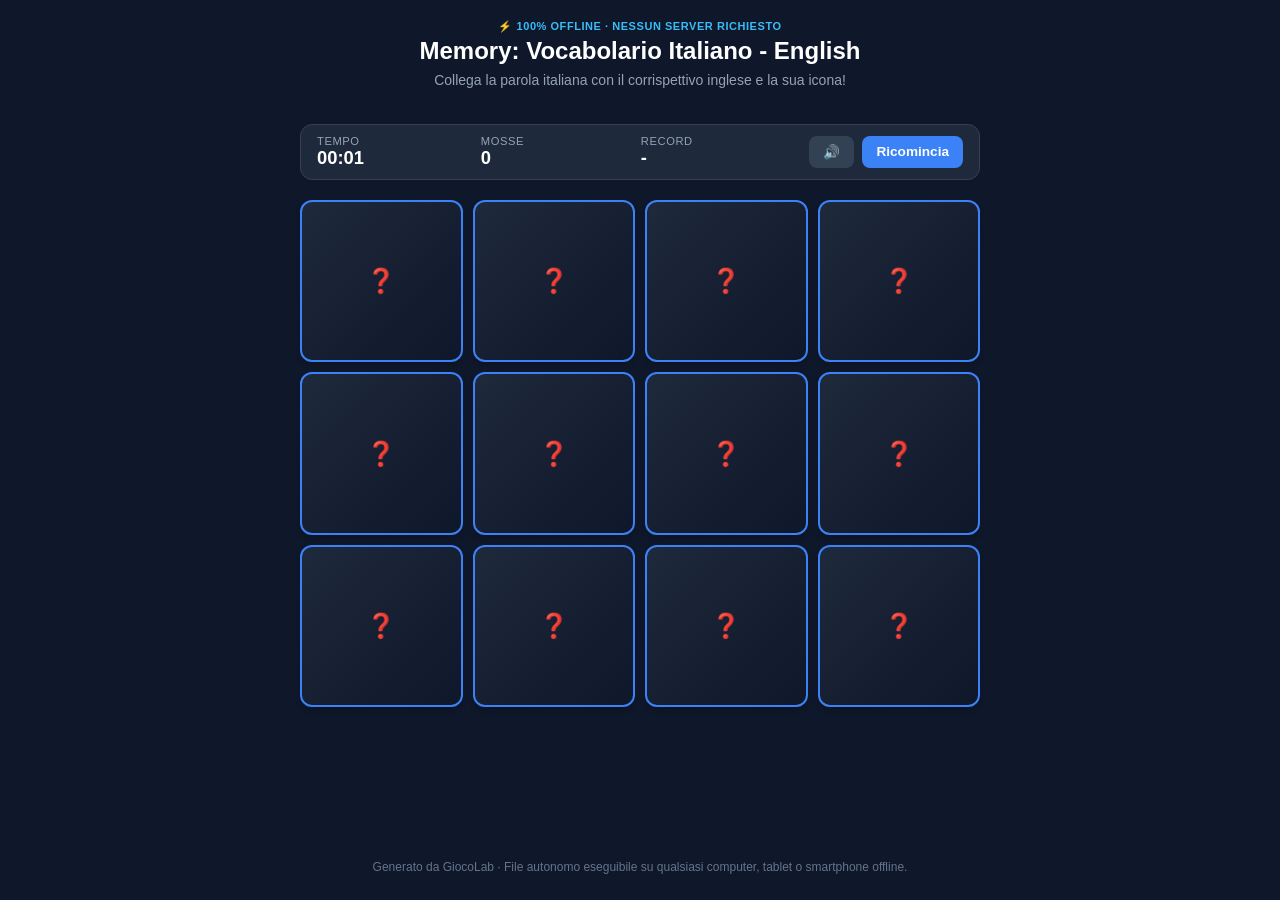
<file: public/memory-vocabolario-italiano-english.html>
<!DOCTYPE html>
<html lang="it">
<head>
  <meta charset="UTF-8">
  <meta name="viewport" content="width=device-width, initial-scale=1.0, maximum-scale=1.0, user-scalable=no">
  <title>Memory: Vocabolario Italiano - English - GiocoLab Offline</title>
  <style>
    :root {
      --bg: #0f172a;
      --card-bg: #1e293b;
      --card-border: #334155;
      --text: #f8fafc;
      --text-muted: #94a3b8;
      --accent: #3b82f6;
      --accent-hover: #2563eb;
      --success: #10b981;
      --radius: 12px;
    }
    * {
      box-sizing: border-box;
      margin: 0;
      padding: 0;
      user-select: none;
      -webkit-user-select: none;
      -webkit-tap-highlight-color: transparent;
    }
    body {
      background-color: var(--bg);
      color: var(--text);
      font-family: -apple-system, BlinkMacSystemFont, "Segoe UI", Roboto, Helvetica, Arial, sans-serif;
      min-height: 100vh;
      display: flex;
      flex-direction: column;
      align-items: center;
      padding: 16px;
    }
    header {
      width: 100%;
      max-width: 680px;
      margin-bottom: 20px;
      text-align: center;
    }
    .badge-offline {
      display: inline-block;
      font-size: 11px;
      text-transform: uppercase;
      letter-spacing: 0.05em;
      color: #38bdf8;
      margin-bottom: 4px;
      font-weight: 700;
    }
    h1 {
      font-size: 1.5rem;
      font-weight: 800;
      color: #ffffff;
      line-height: 1.2;
      margin-bottom: 6px;
    }
    p.desc {
      font-size: 0.875rem;
      color: var(--text-muted);
      margin-bottom: 16px;
    }
    .stats-bar {
      display: flex;
      align-items: center;
      justify-content: space-between;
      background: var(--card-bg);
      border: 1px solid var(--card-border);
      border-radius: var(--radius);
      padding: 10px 16px;
      margin-bottom: 20px;
      width: 100%;
      max-width: 680px;
      gap: 12px;
    }
    .stat-item {
      display: flex;
      flex-direction: column;
      align-items: flex-start;
    }
    .stat-label {
      font-size: 0.7rem;
      text-transform: uppercase;
      letter-spacing: 0.05em;
      color: var(--text-muted);
    }
    .stat-val {
      font-size: 1.15rem;
      font-weight: 700;
      color: #ffffff;
    }
    .actions-bar {
      display: flex;
      gap: 8px;
    }
    button.btn {
      background: #334155;
      color: #ffffff;
      border: none;
      border-radius: 8px;
      padding: 8px 14px;
      font-size: 0.85rem;
      font-weight: 600;
      cursor: pointer;
      transition: background 0.15s, transform 0.1s;
      display: inline-flex;
      align-items: center;
      gap: 6px;
    }
    button.btn:active {
      transform: scale(0.96);
    }
    button.btn:hover {
      background: #475569;
    }
    button.btn-primary {
      background: var(--accent);
    }
    button.btn-primary:hover {
      background: var(--accent-hover);
    }
    #game-container {
      width: 100%;
      max-width: 680px;
      display: flex;
      justify-content: center;
      align-items: center;
      position: relative;
    }

    /* MEMORY STYLES */
    .memory-grid {
      display: grid;
      gap: 10px;
      width: 100%;
      perspective: 1000px;
    }
    .card-wrap {
      aspect-ratio: 1 / 1;
      position: relative;
      cursor: pointer;
      perspective: 800px;
    }
    .card-inner {
      width: 100%;
      height: 100%;
      position: relative;
      transform-style: preserve-3d;
      transition: transform 0.4s cubic-bezier(0.34, 1.56, 0.64, 1);
      border-radius: var(--radius);
    }
    .card-wrap.flipped .card-inner {
      transform: rotateY(180deg);
    }
    .card-front, .card-back {
      position: absolute;
      width: 100%;
      height: 100%;
      border-radius: var(--radius);
      backface-visibility: hidden;
      display: flex;
      flex-direction: column;
      align-items: center;
      justify-content: center;
      padding: 8px;
      text-align: center;
      overflow: hidden;
      box-shadow: 0 4px 6px -1px rgba(0, 0, 0, 0.2);
    }
    .card-back {
      background: linear-gradient(135deg, #1e293b, #0f172a);
      border: 2px solid #3b82f6;
      color: #60a5fa;
      font-size: 1.5rem;
    }
    .card-front {
      background: #1e293b;
      border: 2px solid #475569;
      transform: rotateY(180deg);
    }
    .card-wrap.matched .card-front {
      border-color: #10b981;
      background: rgba(16, 185, 129, 0.15);
    }
    .card-content {
      font-size: 2.2rem;
      line-height: 1;
      word-break: break-word;
    }
    .card-content.text-mode {
      font-size: 1.15rem;
      font-weight: 700;
      color: #f8fafc;
    }
    .card-label {
      font-size: 0.72rem;
      color: var(--text-muted);
      margin-top: 4px;
    }

    /* SLIDING PUZZLE STYLES */
    .sliding-board {
      display: grid;
      gap: 6px;
      width: 100%;
      max-width: 480px;
      aspect-ratio: 1 / 1;
      background: #090d16;
      padding: 8px;
      border-radius: var(--radius);
      border: 2px solid #334155;
    }
    .slide-tile {
      background: #1e293b;
      border: 1px solid #475569;
      border-radius: 8px;
      display: flex;
      align-items: center;
      justify-content: center;
      font-size: 1.5rem;
      font-weight: 800;
      color: #ffffff;
      cursor: pointer;
      position: relative;
      transition: background 0.1s, transform 0.15s ease;
      background-size: cover;
      background-position: center;
      background-repeat: no-repeat;
    }
    .slide-tile.empty {
      background: transparent !important;
      border-color: transparent !important;
      cursor: default;
    }
    .tile-badge {
      position: absolute;
      bottom: 4px;
      right: 4px;
      background: rgba(0,0,0,0.65);
      color: #fff;
      font-size: 0.7rem;
      padding: 1px 5px;
      border-radius: 4px;
      pointer-events: none;
    }

    /* MATCHING GAME STYLES */
    .matching-cols {
      display: flex;
      gap: 30px;
      width: 100%;
      max-width: 600px;
      position: relative;
    }
    .matching-col {
      flex: 1;
      display: flex;
      flex-direction: column;
      gap: 10px;
    }
    .match-item {
      background: var(--card-bg);
      border: 2px solid var(--card-border);
      border-radius: var(--radius);
      padding: 14px;
      display: flex;
      align-items: center;
      gap: 12px;
      cursor: pointer;
      transition: all 0.15s;
    }
    .match-item.selected {
      border-color: var(--accent);
      background: #1e3a8a;
    }
    .match-item.matched {
      border-color: var(--success);
      background: rgba(16, 185, 129, 0.15);
      opacity: 0.75;
      cursor: default;
    }
    .match-icon {
      font-size: 1.8rem;
    }
    .match-text {
      font-size: 0.95rem;
      font-weight: 600;
      color: #fff;
    }

    /* VICTORY OVERLAY */
    #victory-modal {
      display: none;
      position: fixed;
      inset: 0;
      background: rgba(0, 0, 0, 0.85);
      backdrop-filter: blur(4px);
      z-index: 99;
      align-items: center;
      justify-content: center;
      padding: 20px;
    }
    .victory-box {
      background: #1e293b;
      border: 1px solid #475569;
      border-radius: 16px;
      padding: 32px 24px;
      text-align: center;
      max-width: 400px;
      width: 100%;
      box-shadow: 0 20px 25px -5px rgba(0, 0, 0, 0.5);
      animation: popIn 0.3s cubic-bezier(0.34, 1.56, 0.64, 1);
    }
    @keyframes popIn {
      from { transform: scale(0.85); opacity: 0; }
      to { transform: scale(1); opacity: 1; }
    }
    .victory-title {
      font-size: 1.6rem;
      font-weight: 800;
      color: #38bdf8;
      margin-bottom: 8px;
    }
    .victory-stats {
      margin: 20px 0;
      background: #0f172a;
      border-radius: 10px;
      padding: 12px;
      display: flex;
      justify-content: space-around;
    }
    canvas#confetti-canvas {
      position: fixed;
      inset: 0;
      pointer-events: none;
      z-index: 100;
    }
    footer {
      margin-top: auto;
      padding: 20px 0 10px;
      font-size: 0.75rem;
      color: #64748b;
      text-align: center;
    }
  </style>
</head>
<body>
  <canvas id="confetti-canvas"></canvas>

  <header>
    <div class="badge-offline">⚡ 100% Offline &middot; Nessun Server Richiesto</div>
    <h1 id="game-title">Memory: Vocabolario Italiano - English</h1>
    <p class="desc" id="game-desc">Collega la parola italiana con il corrispettivo inglese e la sua icona!</p>
  </header>

  <div class="stats-bar">
    <div class="stat-item">
      <span class="stat-label">Tempo</span>
      <span class="stat-val" id="time-display">00:00</span>
    </div>
    <div class="stat-item">
      <span class="stat-label">Mosse</span>
      <span class="stat-val" id="moves-display">0</span>
    </div>
    <div class="stat-item" id="score-block">
      <span class="stat-label">Record</span>
      <span class="stat-val" id="record-display">-</span>
    </div>
    <div class="actions-bar">
      <button class="btn" id="btn-sound" title="Attiva/Disattiva Audio">🔊</button>
      <button class="btn btn-primary" id="btn-restart">Ricomincia</button>
    </div>
  </div>

  <div id="game-container"></div>

  <!-- VICTORY MODAL -->
  <div id="victory-modal">
    <div class="victory-box">
      <div style="font-size: 3rem; margin-bottom: 12px;">🎉</div>
      <div class="victory-title">Congratulazioni!</div>
      <p style="color: var(--text-muted); font-size: 0.9rem;">Hai completato il gioco con successo!</p>
      <div class="victory-stats">
        <div class="stat-item">
          <span class="stat-label">Tempo</span>
          <span class="stat-val" id="modal-time">00:00</span>
        </div>
        <div class="stat-item">
          <span class="stat-label">Mosse</span>
          <span class="stat-val" id="modal-moves">0</span>
        </div>
      </div>
      <button class="btn btn-primary" id="btn-modal-restart" style="width: 100%; justify-content: center; padding: 12px;">Gioca di Nuovo</button>
    </div>
  </div>

  <footer>
    Generato da GiocoLab &middot; File autonomo eseguibile su qualsiasi computer, tablet o smartphone offline.
  </footer>

  <script>
    // Embedded game definition
    const GAME_DATA = {"id":"memory-vocab-it-en","title":"Memory: Vocabolario Italiano - English","description":"Collega la parola italiana con il corrispettivo inglese e la sua icona!","type":"memory","contentType":"mixed","createdAt":1711000000001,"updatedAt":1711000000001,"gridSize":6,"cardBackTheme":"indigo","items":[{"id":"v-apple","typeA":"text","valueA":"Mela","labelA":"Italiano","typeB":"text","valueB":"Apple","labelB":"English"},{"id":"v-sun","typeA":"text","valueA":"Sole","labelA":"Italiano","typeB":"text","valueB":"Sun","labelB":"English"},{"id":"v-book","typeA":"text","valueA":"Libro","labelA":"Italiano","typeB":"text","valueB":"Book","labelB":"English"},{"id":"v-cat","typeA":"text","valueA":"Gatto","labelA":"Italiano","typeB":"text","valueB":"Cat","labelB":"English"},{"id":"v-house","typeA":"text","valueA":"Casa","labelA":"Italiano","typeB":"text","valueB":"House","labelB":"English"},{"id":"v-flower","typeA":"text","valueA":"Fiore","labelA":"Italiano","typeB":"text","valueB":"Flower","labelB":"English"},{"id":"v-heart","typeA":"text","valueA":"Cuore","labelA":"Italiano","typeB":"text","valueB":"Heart","labelB":"English"},{"id":"v-star","typeA":"text","valueA":"Stella","labelA":"Italiano","typeB":"text","valueB":"Star","labelB":"English"}],"bestScore":{"moves":12,"timeSeconds":26,"date":1790790979877}};

    // Native Web Audio Synthesizer (100% Offline)
    let audioCtx = null;
    let isMuted = false;

    function initAudio() {
      if (!audioCtx) {
        const AudioClass = window.AudioContext || window.webkitAudioContext;
        if (AudioClass) audioCtx = new AudioClass();
      }
      if (audioCtx && audioCtx.state === 'suspended') {
        audioCtx.resume().catch(() => {});
      }
    }

    function playSound(type) {
      if (isMuted) return;
      initAudio();
      if (!audioCtx) return;
      const now = audioCtx.currentTime;

      if (type === 'flip' || type === 'slide') {
        const osc = audioCtx.createOscillator();
        const gain = audioCtx.createGain();
        osc.frequency.setValueAtTime(type === 'flip' ? 380 : 220, now);
        osc.frequency.exponentialRampToValueAtTime(type === 'flip' ? 520 : 320, now + 0.06);
        gain.gain.setValueAtTime(0.12, now);
        gain.gain.exponentialRampToValueAtTime(0.001, now + 0.07);
        osc.connect(gain);
        gain.connect(audioCtx.destination);
        osc.start(now);
        osc.stop(now + 0.07);
      } else if (type === 'match') {
        [523.25, 659.25, 783.99, 1046.5].forEach((f, i) => {
          const osc = audioCtx.createOscillator();
          const gain = audioCtx.createGain();
          const t = now + i * 0.06;
          osc.type = 'triangle';
          osc.frequency.setValueAtTime(f, t);
          gain.gain.setValueAtTime(0.15, t);
          gain.gain.exponentialRampToValueAtTime(0.001, t + 0.22);
          osc.connect(gain);
          gain.connect(audioCtx.destination);
          osc.start(t);
          osc.stop(t + 0.22);
        });
      } else if (type === 'win') {
        [
          { f: [440, 554, 659], s: 0, d: 0.2 },
          { f: [493, 622, 739], s: 0.18, d: 0.2 },
          { f: [587, 739, 880], s: 0.38, d: 0.5 }
        ].forEach(ch => {
          ch.f.forEach(freq => {
            const osc = audioCtx.createOscillator();
            const gain = audioCtx.createGain();
            const t = now + ch.s;
            osc.type = 'triangle';
            osc.frequency.setValueAtTime(freq, t);
            gain.gain.setValueAtTime(0.12, t);
            gain.gain.exponentialRampToValueAtTime(0.001, t + ch.d);
            osc.connect(gain);
            gain.connect(audioCtx.destination);
            osc.start(t);
            osc.stop(t + ch.d);
          });
        });
      }
    }

    // Timer & Moves state
    let moves = 0;
    let timerSeconds = 0;
    let timerInterval = null;
    let gameWon = false;

    function startTimer() {
      stopTimer();
      timerSeconds = 0;
      updateTimerDisplay();
      timerInterval = setInterval(() => {
        timerSeconds++;
        updateTimerDisplay();
      }, 1000);
    }

    function stopTimer() {
      if (timerInterval) {
        clearInterval(timerInterval);
        timerInterval = null;
      }
    }

    function updateTimerDisplay() {
      const mins = Math.floor(timerSeconds / 60).toString().padStart(2, '0');
      const secs = (timerSeconds % 60).toString().padStart(2, '0');
      document.getElementById('time-display').innerText = mins + ':' + secs;
    }

    function updateMoves(newMoves) {
      moves = newMoves;
      document.getElementById('moves-display').innerText = moves;
    }

    // High score localStorage
    const RECORD_KEY = 'giocolab_record_' + GAME_DATA.id;
    function loadRecord() {
      try {
        const raw = localStorage.getItem(RECORD_KEY);
        if (raw) {
          const rec = JSON.parse(raw);
          const mins = Math.floor(rec.time / 60).toString().padStart(2, '0');
          const secs = (rec.time % 60).toString().padStart(2, '0');
          document.getElementById('record-display').innerText = rec.moves + 'm (' + mins + ':' + secs + ')';
        }
      } catch (e) {}
    }

    function saveRecord(m, t) {
      try {
        const raw = localStorage.getItem(RECORD_KEY);
        let isBetter = true;
        if (raw) {
          const rec = JSON.parse(raw);
          if (m > rec.moves || (m === rec.moves && t >= rec.time)) isBetter = false;
        }
        if (isBetter) {
          localStorage.setItem(RECORD_KEY, JSON.stringify({ moves: m, time: t }));
          loadRecord();
        }
      } catch (e) {}
    }

    // Confetti effect on canvas
    function fireConfetti() {
      const canvas = document.getElementById('confetti-canvas');
      const ctx = canvas.getContext('2d');
      canvas.width = window.innerWidth;
      canvas.height = window.innerHeight;
      const particles = [];
      const colors = ['#38bdf8', '#fbbf24', '#f472b6', '#34d399', '#a78bfa', '#f87171'];

      for (let i = 0; i < 90; i++) {
        particles.push({
          x: canvas.width / 2,
          y: canvas.height / 2,
          vx: (Math.random() - 0.5) * 16,
          vy: (Math.random() - 0.8) * 16,
          size: Math.random() * 8 + 4,
          color: colors[Math.floor(Math.random() * colors.length)],
          rotation: Math.random() * 360,
          rotSpeed: (Math.random() - 0.5) * 10,
          opacity: 1
        });
      }

      function draw() {
        ctx.clearRect(0, 0, canvas.width, canvas.height);
        let active = 0;
        particles.forEach(p => {
          if (p.opacity > 0) {
            active++;
            p.x += p.vx;
            p.y += p.vy;
            p.vy += 0.35; // gravity
            p.rotation += p.rotSpeed;
            p.opacity -= 0.012;

            ctx.save();
            ctx.translate(p.x, p.y);
            ctx.rotate((p.rotation * Math.PI) / 180);
            ctx.fillStyle = p.color;
            ctx.globalAlpha = Math.max(0, p.opacity);
            ctx.fillRect(-p.size / 2, -p.size / 2, p.size, p.size);
            ctx.restore();
          }
        });
        if (active > 0) requestAnimationFrame(draw);
      }
      requestAnimationFrame(draw);
    }

    function triggerWin() {
      if (gameWon) return;
      gameWon = true;
      stopTimer();
      playSound('win');
      saveRecord(moves, timerSeconds);

      const mins = Math.floor(timerSeconds / 60).toString().padStart(2, '0');
      const secs = (timerSeconds % 60).toString().padStart(2, '0');
      document.getElementById('modal-time').innerText = mins + ':' + secs;
      document.getElementById('modal-moves').innerText = moves;

      document.getElementById('victory-modal').style.display = 'flex';
      fireConfetti();
    }

    // GAME ENGINES
    const container = document.getElementById('game-container');

    // 1. MEMORY ENGINE
    function initMemory() {
      gameWon = false;
      document.getElementById('victory-modal').style.display = 'none';
      startTimer();
      updateMoves(0);
      loadRecord();

      const pairCount = GAME_DATA.gridSize || 8;
      const rawItems = (GAME_DATA.items && GAME_DATA.items.length > 0)
        ? GAME_DATA.items
        : [
            { id: 'm-1', typeA: 'icon', valueA: '🦁', labelA: 'Leone' },
            { id: 'm-2', typeA: 'icon', valueA: '🐼', labelA: 'Panda' },
            { id: 'm-3', typeA: 'icon', valueA: '🦊', labelA: 'Volpe' },
            { id: 'm-4', typeA: 'icon', valueA: '🐨', labelA: 'Koala' },
            { id: 'm-5', typeA: 'icon', valueA: '🐬', labelA: 'Delfino' },
            { id: 'm-6', typeA: 'icon', valueA: '🐘', labelA: 'Elefante' },
            { id: 'm-7', typeA: 'icon', valueA: '🦉', labelA: 'Gufo' },
            { id: 'm-8', typeA: 'icon', valueA: '🐯', labelA: 'Tigre' }
          ];

      const selectedItems = [];
      for (let i = 0; i < pairCount; i++) {
        selectedItems.push(rawItems[i % rawItems.length]);
      }
      
      const cards = [];
      selectedItems.forEach(item => {
        // Card Side A
        cards.push({
          pairId: item.id,
          content: { type: item.typeA, value: item.valueA, label: item.labelA }
        });
        // Card Side B
        cards.push({
          pairId: item.id,
          content: {
            type: item.typeB || item.typeA,
            value: item.valueB || item.valueA,
            label: item.labelB || item.labelA
          }
        });
      });

      // Shuffle cards
      cards.sort(() => Math.random() - 0.5);

      // Determine cols
      const total = cards.length;
      let cols = 4;
      if (total <= 8) cols = 4;
      else if (total <= 12) cols = 4;
      else if (total <= 16) cols = 4;
      else if (total <= 20) cols = 5;
      else cols = 6;

      container.innerHTML = '<div class="memory-grid" style="grid-template-columns: repeat(' + cols + ', 1fr);"></div>';
      const grid = container.querySelector('.memory-grid');

      let flippedCards = [];
      let lockBoard = false;
      let matchedCount = 0;

      cards.forEach((card, index) => {
        const wrap = document.createElement('div');
        wrap.className = 'card-wrap';
        wrap.dataset.index = index;

        const isText = card.content.type === 'text';
        const isImage = card.content.type === 'image';

        let innerContentHtml = '';
        if (isImage) {
          innerContentHtml = '<img src="' + card.content.value + '" style="max-width: 80%; max-height: 80%; object-fit: contain; border-radius: 6px;">';
        } else {
          innerContentHtml = '<div class="card-content ' + (isText ? 'text-mode' : '') + '">' + card.content.value + '</div>';
        }
        if (card.content.label) {
          innerContentHtml += '<div class="card-label">' + card.content.label + '</div>';
        }

        wrap.innerHTML = `
          <div class="card-inner">
            <div class="card-back">❓</div>
            <div class="card-front">${innerContentHtml}</div>
          </div>
        `;

        wrap.addEventListener('click', () => {
          if (lockBoard || wrap.classList.contains('flipped') || wrap.classList.contains('matched')) return;

          playSound('flip');
          wrap.classList.add('flipped');
          flippedCards.push({ wrap, card });

          if (flippedCards.length === 2) {
            updateMoves(moves + 1);
            const [c1, c2] = flippedCards;
            if (c1.card.pairId === c2.card.pairId) {
              // Match!
              playSound('match');
              c1.wrap.classList.add('matched');
              c2.wrap.classList.add('matched');
              flippedCards = [];
              matchedCount += 2;
              if (matchedCount === cards.length) {
                setTimeout(triggerWin, 400);
              }
            } else {
              // No match
              lockBoard = true;
              setTimeout(() => {
                c1.wrap.classList.remove('flipped');
                c2.wrap.classList.remove('flipped');
                flippedCards = [];
                lockBoard = false;
              }, 900);
            }
          }
        });

        grid.appendChild(wrap);
      });
    }

    // 2. SLIDING PUZZLE ENGINE
    function initSliding() {
      gameWon = false;
      document.getElementById('victory-modal').style.display = 'none';
      startTimer();
      updateMoves(0);
      loadRecord();

      const size = GAME_DATA.gridSize || 3;
      const total = size * size;
      const isImg = GAME_DATA.slidingMode === 'image' && GAME_DATA.slidingImage;

      // Solvable shuffle
      const tiles = Array.from({ length: total }, (_, i) => i);
      let emptyIdx = total - 1;
      let lastMove = -1;

      for (let s = 0; s < 180; s++) {
        const r = Math.floor(emptyIdx / size);
        const c = emptyIdx % size;
        const neighbors = [];
        if (r > 0) neighbors.push((r - 1) * size + c);
        if (r < size - 1) neighbors.push((r + 1) * size + c);
        if (c > 0) neighbors.push(r * size + (c - 1));
        if (c < size - 1) neighbors.push(r * size + (c + 1));
        
        const valid = neighbors.filter(n => n !== lastMove);
        const nextIdx = valid.length ? valid[Math.floor(Math.random() * valid.length)] : neighbors[0];

        tiles[emptyIdx] = tiles[nextIdx];
        tiles[nextIdx] = total - 1;
        lastMove = emptyIdx;
        emptyIdx = nextIdx;
      }

      container.innerHTML = '<div class="sliding-board" style="grid-template-columns: repeat(' + size + ', 1fr);"></div>';
      const board = container.querySelector('.sliding-board');

      let tileSlices = [];
      const hanziNums = [{"c":"一","p":"yī"},{"c":"二","p":"èr"},{"c":"三","p":"sān"},{"c":"四","p":"sì"},{"c":"五","p":"wǔ"},{"c":"六","p":"liù"},{"c":"七","p":"qī"},{"c":"八","p":"bā"},{"c":"九","p":"jiǔ"},{"c":"十","p":"shí"},{"c":"十一","p":"shíyī"},{"c":"十二","p":"shí'èr"},{"c":"十三","p":"shísān"},{"c":"十四","p":"shísì"},{"c":"十五","p":"shíwǔ"},{"c":"十六","p":"shíliù"},{"c":"十七","p":"shíqī"},{"c":"十八","p":"shíbā"},{"c":"十九","p":"shíjiǔ"},{"c":"二十","p":"èrshí"},{"c":"二十一","p":"èrshíyī"},{"c":"二十二","p":"èrshí'èr"},{"c":"二十三","p":"èrshísān"},{"c":"二十四","p":"èrshísì"}];

      function renderBoard() {
        board.innerHTML = '';
        tiles.forEach((origPos, curIdx) => {
          const tile = document.createElement('div');
          tile.className = 'slide-tile';
          
          if (origPos === total - 1) {
            tile.classList.add('empty');
          } else {
            if (isImg && tileSlices[origPos]) {
              tile.innerHTML = '<img src="' + tileSlices[origPos] + '" style="width:100%;height:100%;object-fit:cover;pointer-events:none;border-radius:6px;"><span class="tile-badge">' + (origPos + 1) + '</span>';
            } else if (GAME_DATA.slidingMode === 'ideograms' && hanziNums[origPos]) {
              tile.innerHTML = '<span style="font-size:1.6rem;font-family:serif;font-weight:900;color:#fef08a;line-height:1;">' + hanziNums[origPos].c + '</span><span style="font-size:0.75rem;color:#7dd3fc;font-family:monospace;margin-top:2px;">' + hanziNums[origPos].p + '</span><span class="tile-badge">' + (origPos + 1) + '</span>';
              tile.style.display = 'flex';
              tile.style.flexDirection = 'column';
              tile.style.alignItems = 'center';
              tile.style.justifyContent = 'center';
              tile.style.background = 'linear-gradient(135deg, rgba(120,53,15,0.4), rgba(15,23,42,0.9))';
              tile.style.borderColor = 'rgba(217,119,6,0.5)';
            } else {
              tile.innerText = (origPos + 1);
            }

            tile.addEventListener('click', () => {
              const r1 = Math.floor(curIdx / size);
              const c1 = curIdx % size;
              const r2 = Math.floor(emptyIdx / size);
              const c2 = emptyIdx % size;

              if (Math.abs(r1 - r2) + Math.abs(c1 - c2) === 1) {
                // Swap
                playSound('slide');
                tiles[emptyIdx] = origPos;
                tiles[curIdx] = total - 1;
                emptyIdx = curIdx;
                updateMoves(moves + 1);
                renderBoard();

                // Check win
                const isSolved = tiles.every((val, i) => val === i);
                if (isSolved) {
                  setTimeout(triggerWin, 300);
                }
              }
            });
          }
          board.appendChild(tile);
        });
      }

      // Always render board immediately so the board is NEVER blank
      renderBoard();

      if (isImg && GAME_DATA.slidingImage) {
        const img = new Image();
        img.onload = () => {
          try {
            const w = img.naturalWidth || img.width || 600;
            const h = img.naturalHeight || img.height || 600;
            const minDim = Math.min(w, h);
            const sx = (w - minDim) / 2;
            const sy = (h - minDim) / 2;
            const step = minDim / size;
            const tSize = Math.max(160, Math.floor(800 / size));
            tileSlices = [];
            for (let r = 0; r < size; r++) {
              for (let c = 0; c < size; c++) {
                const cvs = document.createElement('canvas');
                cvs.width = tSize;
                cvs.height = tSize;
                const ctx = cvs.getContext('2d');
                ctx.drawImage(img, sx + c * step, sy + r * step, step, step, 0, 0, tSize, tSize);
                tileSlices.push(cvs.toDataURL('image/jpeg', 0.92));
              }
            }
            renderBoard();
          } catch (err) {
            console.warn('Canvas slice error', err);
            renderBoard();
          }
        };
        img.onerror = () => {
          console.warn('Image could not be sliced, fallback to numbers/ideograms');
          isImg = false;
          renderBoard();
        };
        img.src = GAME_DATA.slidingImage;
      }

      window.onkeydown = (e) => {
        if (gameWon) return;
        const r = Math.floor(emptyIdx / size);
        const c = emptyIdx % size;
        let targetIdx = -1;

        if (e.key === 'ArrowUp' || e.key === 'w') {
          if (r < size - 1) targetIdx = (r + 1) * size + c;
        } else if (e.key === 'ArrowDown' || e.key === 's') {
          if (r > 0) targetIdx = (r - 1) * size + c;
        } else if (e.key === 'ArrowLeft' || e.key === 'a') {
          if (c < size - 1) targetIdx = r * size + (c + 1);
        } else if (e.key === 'ArrowRight' || e.key === 'd') {
          if (c > 0) targetIdx = r * size + (c - 1);
        }

        if (targetIdx >= 0) {
          e.preventDefault();
          playSound('slide');
          tiles[emptyIdx] = tiles[targetIdx];
          tiles[targetIdx] = total - 1;
          emptyIdx = targetIdx;
          updateMoves(moves + 1);
          renderBoard();
          if (tiles.every((val, i) => val === i)) {
            setTimeout(triggerWin, 300);
          }
        }
      };
    }

    // 3. MATCHING ENGINE
    function initMatching() {
      gameWon = false;
      document.getElementById('victory-modal').style.display = 'none';
      startTimer();
      updateMoves(0);
      loadRecord();

      const pairCount = GAME_DATA.gridSize || 6;
      const rawMatchItems = (GAME_DATA.items && GAME_DATA.items.length > 0)
        ? GAME_DATA.items
        : [
            { id: 'mat-1', typeA: 'text', valueA: '🇮🇹 Italia', typeB: 'text', valueB: 'Roma' },
            { id: 'mat-2', typeA: 'text', valueA: '🇫🇷 Francia', typeB: 'text', valueB: 'Parigi' },
            { id: 'mat-3', typeA: 'text', valueA: '🇪🇸 Spagna', typeB: 'text', valueB: 'Madrid' },
            { id: 'mat-4', typeA: 'text', valueA: '🇩🇪 Germania', typeB: 'text', valueB: 'Berlino' },
            { id: 'mat-5', typeA: 'text', valueA: '🇬🇧 UK', typeB: 'text', valueB: 'Londra' },
            { id: 'mat-6', typeA: 'text', valueA: '🇬🇷 Grecia', typeB: 'text', valueB: 'Atene' }
          ];
      const selected = [];
      for (let i = 0; i < pairCount; i++) {
        selected.push(rawMatchItems[i % rawMatchItems.length]);
      }

      const leftItems = selected.map(item => ({
        id: item.id,
        type: item.typeA,
        value: item.valueA,
        label: item.labelA
      })).sort(() => Math.random() - 0.5);

      const rightItems = selected.map(item => ({
        id: item.id,
        type: item.typeB || item.typeA,
        value: item.valueB || item.valueA,
        label: item.labelB || item.labelA
      })).sort(() => Math.random() - 0.5);

      container.innerHTML = `
        <div class="matching-cols">
          <div class="matching-col" id="col-left"></div>
          <div class="matching-col" id="col-right"></div>
        </div>
      `;

      const colLeft = document.getElementById('col-left');
      const colRight = document.getElementById('col-right');

      let selectedLeft = null;
      let matchedCount = 0;

      function renderLeft() {
        colLeft.innerHTML = '';
        leftItems.filter(item => !item.cleared).forEach(item => {
          const el = document.createElement('div');
          el.className = 'match-item' + (item.matched ? ' matched' : '') + (selectedLeft && selectedLeft.id === item.id ? ' selected' : '');
          el.innerHTML = '<span class="match-icon">' + item.value + '</span>' + (item.label ? '<span class="match-text">' + item.label + '</span>' : '');
          el.addEventListener('click', () => {
            if (item.matched) return;
            playSound('flip');
            selectedLeft = item;
            renderLeft();
          });
          colLeft.appendChild(el);
        });
      }

      function renderRight() {
        colRight.innerHTML = '';
        rightItems.filter(item => !item.cleared).forEach(item => {
          const el = document.createElement('div');
          el.className = 'match-item' + (item.matched ? ' matched' : '');
          el.innerHTML = '<span class="match-icon">' + item.value + '</span>' + (item.label ? '<span class="match-text">' + item.label + '</span>' : '');
          el.addEventListener('click', () => {
            if (item.matched || !selectedLeft) return;
            updateMoves(moves + 1);

            if (selectedLeft.id === item.id) {
              playSound('match');
              const leftToClear = selectedLeft;
              const rightToClear = item;
              leftToClear.matched = true;
              rightToClear.matched = true;
              matchedCount++;
              selectedLeft = null;
              renderLeft();
              renderRight();

              // Auto-clear from board after quick celebration
              setTimeout(() => {
                leftToClear.cleared = true;
                rightToClear.cleared = true;
                renderLeft();
                renderRight();
              }, 320);

              if (matchedCount === selected.length) {
                setTimeout(triggerWin, 450);
              }
            } else {
              playSound('slide');
              el.style.borderColor = '#ef4444';
              setTimeout(() => {
                el.style.borderColor = '';
                selectedLeft = null;
                renderLeft();
              }, 400);
            }
          });
          colRight.appendChild(el);
        });
      }

      renderLeft();
      renderRight();
    }

    // Startup routing
    function startCurrentGame() {
      if (GAME_DATA.type === 'memory') initMemory();
      else if (GAME_DATA.type === 'sliding') initSliding();
      else if (GAME_DATA.type === 'matching') initMatching();
    }

    // Controls listeners
    document.getElementById('btn-restart').onclick = () => {
      playSound('flip');
      startCurrentGame();
    };
    document.getElementById('btn-modal-restart').onclick = () => {
      startCurrentGame();
    };
    document.getElementById('btn-sound').onclick = (e) => {
      isMuted = !isMuted;
      e.target.innerText = isMuted ? '🔇' : '🔊';
    };

    // Auto start
    startCurrentGame();
  </script>
</body>
</html>
</file>
